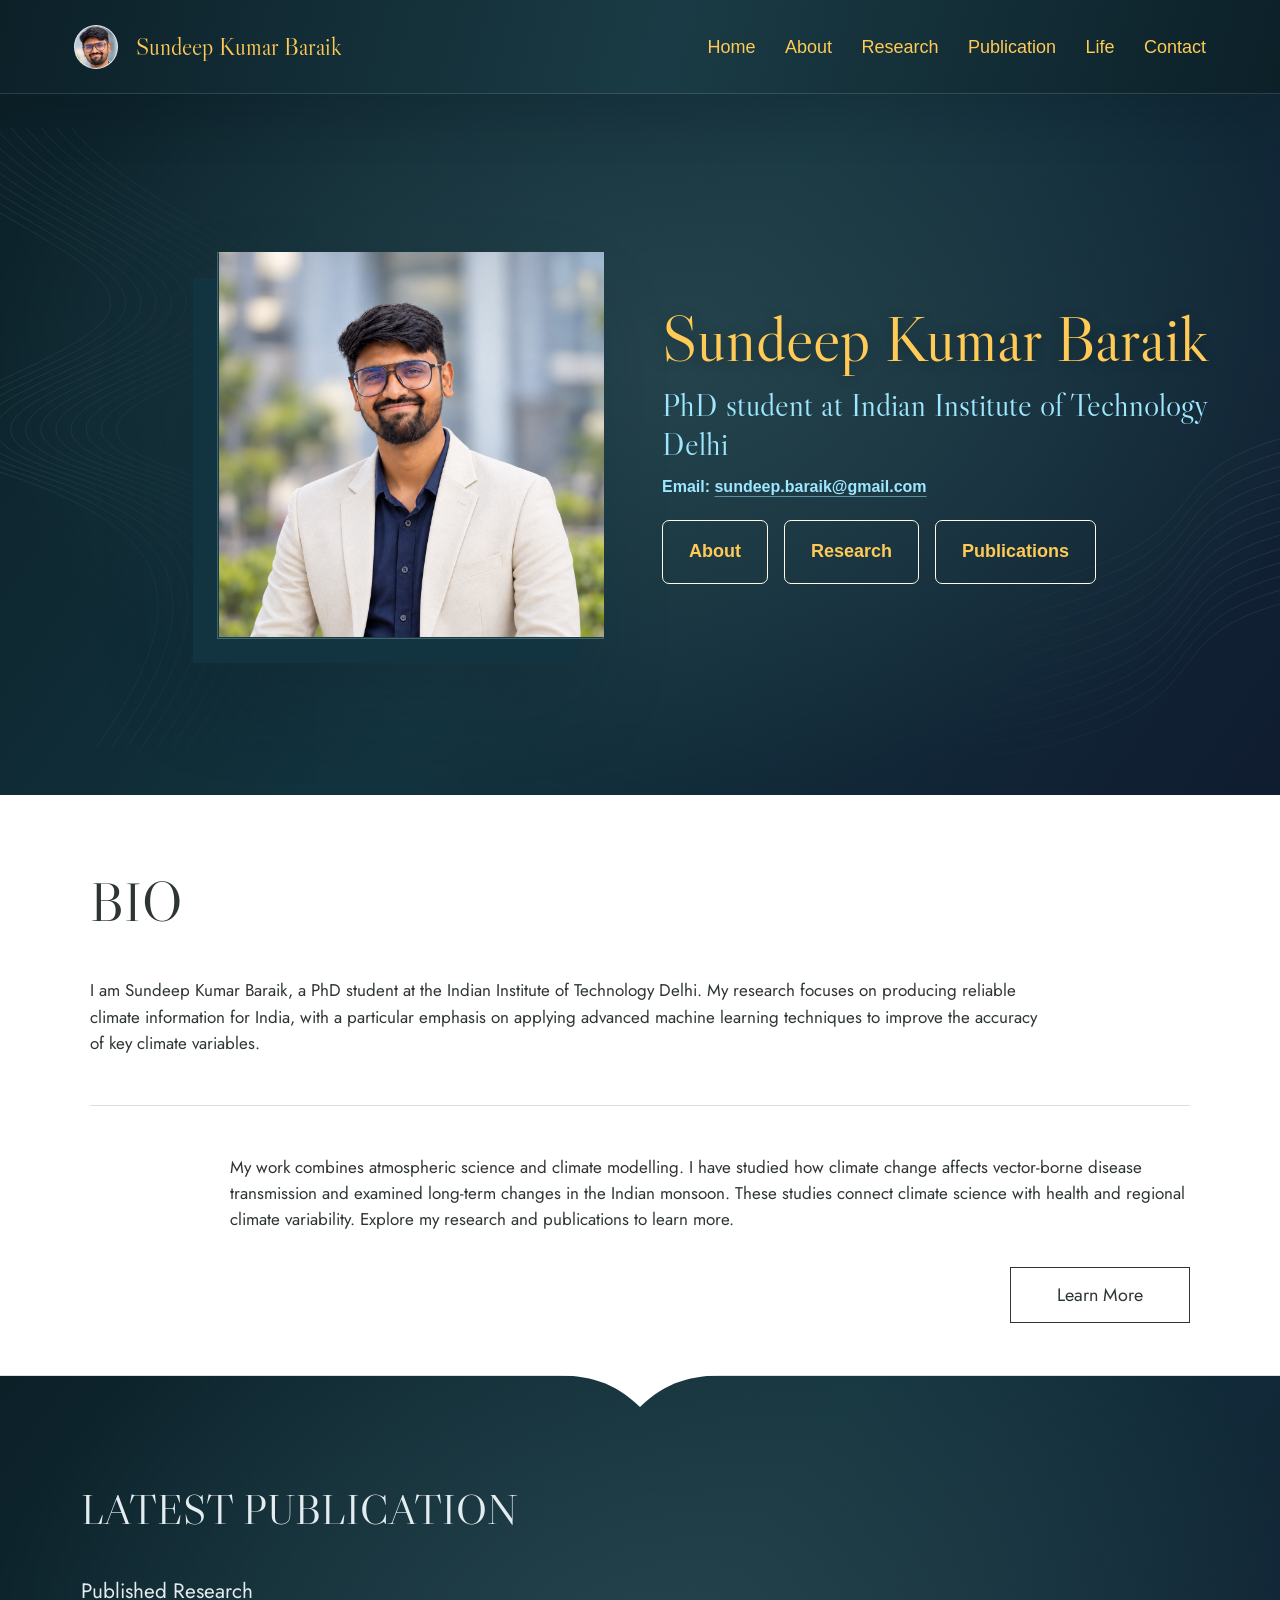
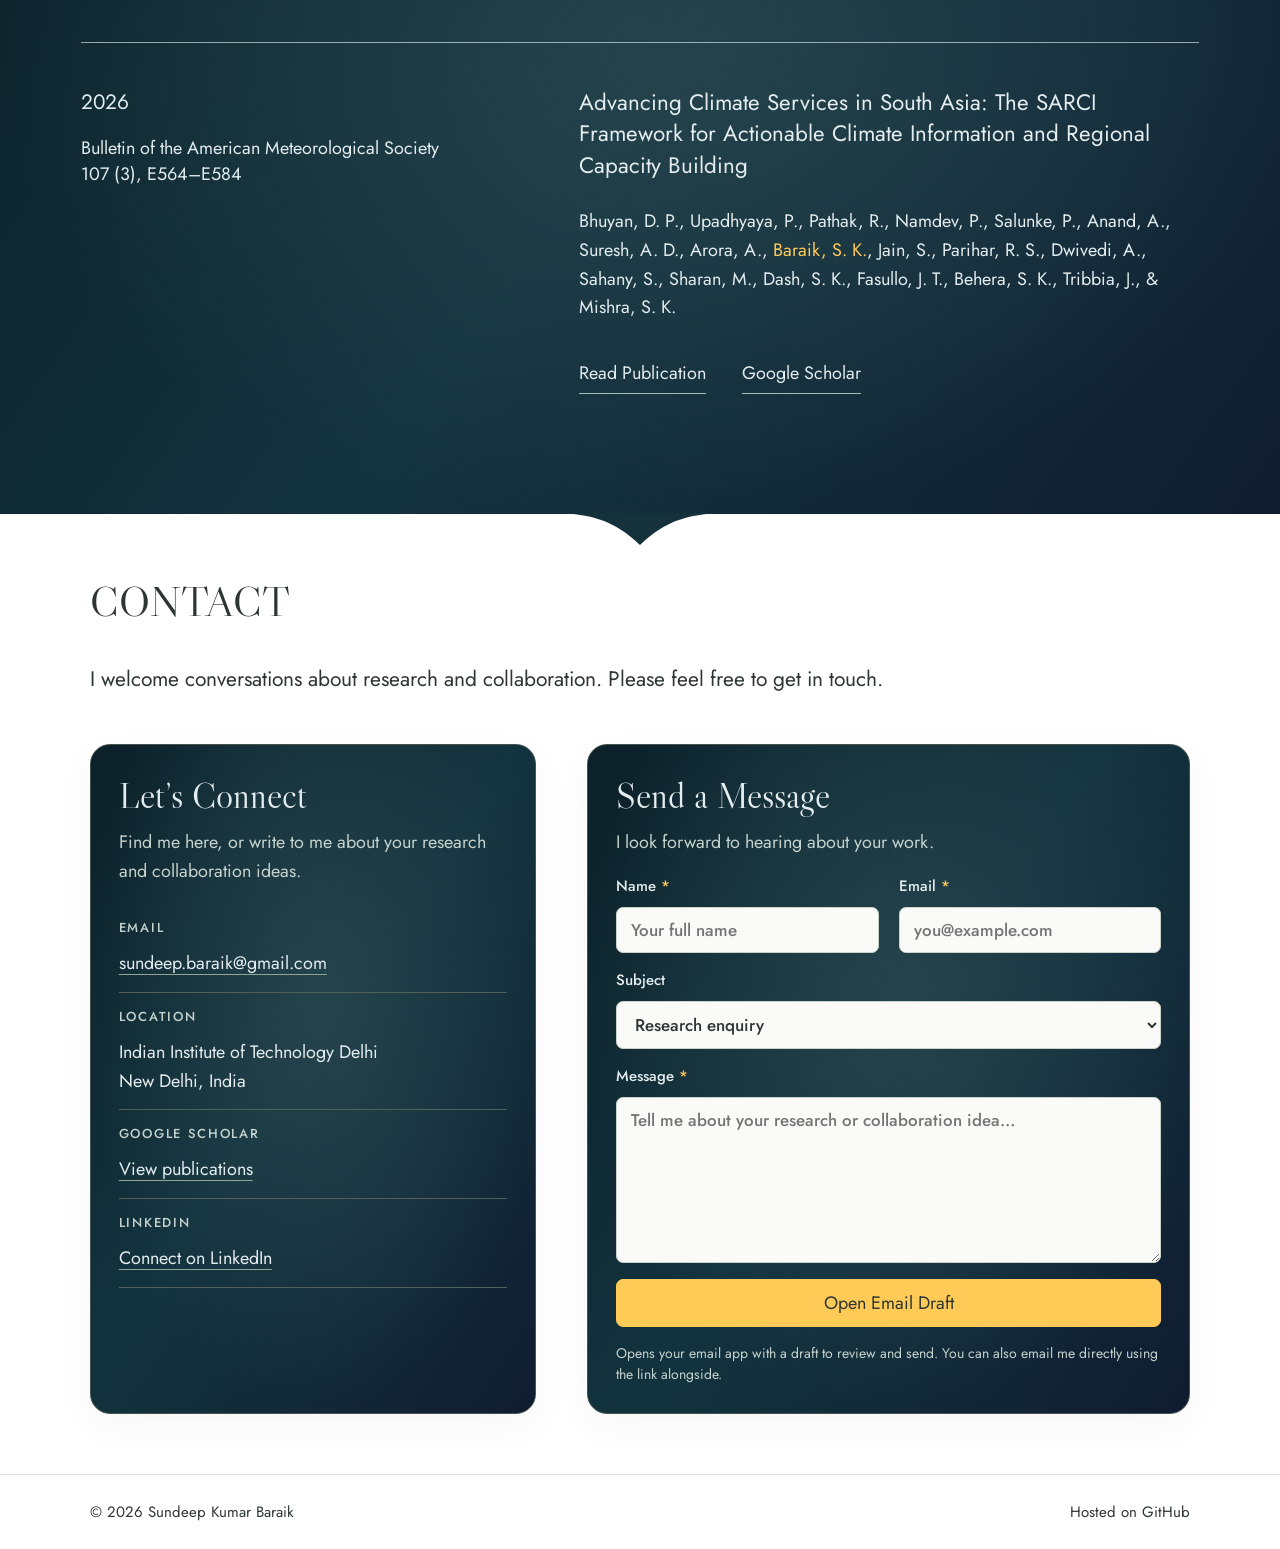
<file: index.html>
<!DOCTYPE html>
<html lang="en">
  <head>
    <meta charset="UTF-8" />
    <meta name="viewport" content="width=device-width, initial-scale=1.0" />
    <title>Sundeep Kumar Baraik | PhD Student</title>
    <link rel="stylesheet" href="styles.css" />
  </head>
  <body class="home-page">
    <header class="site-header">
      <a class="brand" href="index.html#home" aria-label="Sundeep Kumar Baraik home">
        <span class="brand-avatar" aria-hidden="true">
          <img src="assets/sundeep-portrait-extended.png" alt="" />
        </span>
        <span class="brand-copy">
          <strong>Sundeep Kumar Baraik</strong>
        </span>
      </a>

      <nav class="site-nav" aria-label="Primary navigation">
        <a href="index.html#home">Home</a>
        <a href="about.html">About</a>
        <a href="research.html">Research</a>
        <a href="publication.html">Publication</a>
        <a href="life.html">Life</a>
        <a href="index.html#contact">Contact</a>
      </nav>
    </header>

    <main>
      <section class="hero" id="home" aria-label="Profile introduction">
        <div class="portrait-panel">
          <div class="portrait-frame">
            <div class="portrait-crop">
            <img class="portrait-photo" src="assets/sundeep-portrait-extended.png" alt="Sundeep Kumar Baraik" fetchpriority="high" decoding="async" />
            </div>
          </div>
        </div>

        <div class="hero-copy">
          <h1>Sundeep Kumar Baraik</h1>
          <p class="role">PhD student at Indian Institute of Technology Delhi</p>

          <address>
            <span>Email: <a href="mailto:sundeep.baraik@gmail.com">sundeep.baraik@gmail.com</a></span>
          </address>
          <div class="hero-actions" aria-label="Explore my academic work">
            <a href="about.html">About</a>
            <a href="research.html">Research</a>
            <a href="publication.html">Publications</a>
          </div>
        </div>
      </section>

      <section class="about-section" id="cv" aria-labelledby="about-title">
        <div class="about-inner">
          <h2 id="about-title">Bio</h2>
          <p class="about-intro">
            I am Sundeep Kumar Baraik, a PhD student at the Indian Institute of
            Technology Delhi. My research focuses on producing reliable climate
            information for India, with a particular emphasis on applying advanced
            machine learning techniques to improve the accuracy of key climate variables.
          </p>
          <div class="about-details">
            <p>
              My work combines atmospheric science and climate modelling. I have
              studied how climate change affects vector-borne disease transmission
              and examined long-term changes in the Indian monsoon. These studies
              connect climate science with health and regional climate variability.
              Explore my research and publications to learn more.
            </p>
            <a class="outline-button" href="research.html">Learn More</a>
          </div>
        </div>
      </section>

      <section class="latest-publication" id="research" aria-labelledby="latest-title">
        <svg class="publication-dip" viewBox="0 0 180 32" aria-hidden="true" focusable="false">
          <path d="M0 0H180C140 0 116 7 90 32C64 7 40 0 0 0Z" fill="#ffffff" />
        </svg>
        <div class="latest-inner">
          <h2 id="latest-title">Latest Publication</h2>
          <p class="latest-label">Published Research</p>
          <div class="latest-content">
            <p class="latest-year">2026 <span>Bulletin of the American Meteorological Society<br />107 (3), E564–E584</span></p>
            <article>
              <h3>Advancing Climate Services in South Asia: The SARCI Framework for Actionable Climate Information and Regional Capacity Building</h3>
              <p class="publication-authors">Bhuyan, D. P., Upadhyaya, P., Pathak, R., Namdev, P., Salunke, P., Anand, A., Suresh, A. D., Arora, A., <span class="author-highlight">Baraik, S. K.</span>, Jain, S., Parihar, R. S., Dwivedi, A., Sahany, S., Sharan, M., Dash, S. K., Fasullo, J. T., Behera, S. K., Tribbia, J., &amp; Mishra, S. K.</p>
              <div class="latest-actions">
                <a href="https://doi.org/10.1175/BAMS-D-25-0172.1" target="_blank" rel="noopener noreferrer">Read Publication</a>
                <a href="https://scholar.google.com/citations?user=TT_LjRwAAAAJ&amp;hl=en&amp;sortby=pubdate" target="_blank" rel="noopener noreferrer">Google Scholar</a>
              </div>
            </article>
          </div>
        </div>
      </section>

      <section class="home-contact" id="contact" aria-labelledby="contact-title">
        <svg class="contact-dip" viewBox="0 0 180 32" aria-hidden="true" focusable="false">
          <path d="M0 0H180C140 0 116 7 90 32C64 7 40 0 0 0Z" fill="#2d3634" />
        </svg>
        <div class="contact-inner">
          <h2 id="contact-title">Contact</h2>
          <p class="contact-welcome">I welcome conversations about research and collaboration. Please feel free to get in touch.</p>
          <div class="contact-layout">
          <div class="connect-panel">
          <h3>Let’s Connect</h3>
          <p class="panel-intro">Find me here, or write to me about your research and collaboration ideas.</p>
          <dl class="contact-links-grid">
            <div>
              <dt>Email</dt>
              <dd><a href="mailto:sundeep.baraik@gmail.com">sundeep.baraik@gmail.com</a></dd>
            </div>
            <div>
              <dt>Location</dt>
              <dd>Indian Institute of Technology Delhi<br />New Delhi, India</dd>
            </div>
            <div>
              <dt>Google Scholar</dt>
              <dd><a href="https://scholar.google.com/citations?user=TT_LjRwAAAAJ&amp;hl=en" target="_blank" rel="noopener noreferrer">View publications</a></dd>
            </div>
            <div>
              <dt>LinkedIn</dt>
              <dd><a href="https://www.linkedin.com/in/sundeep-kumar-baraik-2a3049211/" target="_blank" rel="noopener noreferrer">Connect on LinkedIn</a></dd>
            </div>
          </dl>
          </div>
          <div class="message-panel">
            <h3>Send a Message</h3>
            <p class="panel-intro">I look forward to hearing about your work.</p>
            <form class="message-compose" id="message-compose">
              <div class="message-fields">
                <label for="sender-name">Name <span aria-hidden="true">*</span>
                  <input id="sender-name" name="name" autocomplete="name" placeholder="Your full name" required maxlength="120" />
                </label>
                <label for="sender-email">Email <span aria-hidden="true">*</span>
                  <input id="sender-email" name="email" type="email" autocomplete="email" placeholder="you@example.com" required maxlength="254" />
                </label>
              </div>
              <label for="message-topic">Subject
                <select id="message-topic" name="topic">
                  <option value="Research enquiry">Research enquiry</option>
                  <option value="Collaboration">Collaboration</option>
                  <option value="Other enquiry">Other enquiry</option>
                </select>
              </label>
              <label for="sender-message">Message <span aria-hidden="true">*</span>
                <textarea id="sender-message" name="message" rows="6" placeholder="Tell me about your research or collaboration idea…" required maxlength="5000"></textarea>
              </label>
              <button type="submit">Open Email Draft</button>
              <p class="compose-note">Opens your email app with a draft to review and send. You can also email me directly using the link alongside.</p>
              <p class="compose-status" id="compose-status" role="status"></p>
            </form>
          </div>
          </div>
        </div>
      </section>

    </main>
    <footer class="home-footer">
      <span>&copy; 2026 Sundeep Kumar Baraik</span>
      <span>Hosted on GitHub</span>
    </footer>
    <script src="contact.js" defer></script>
  </body>
</html>
</file>
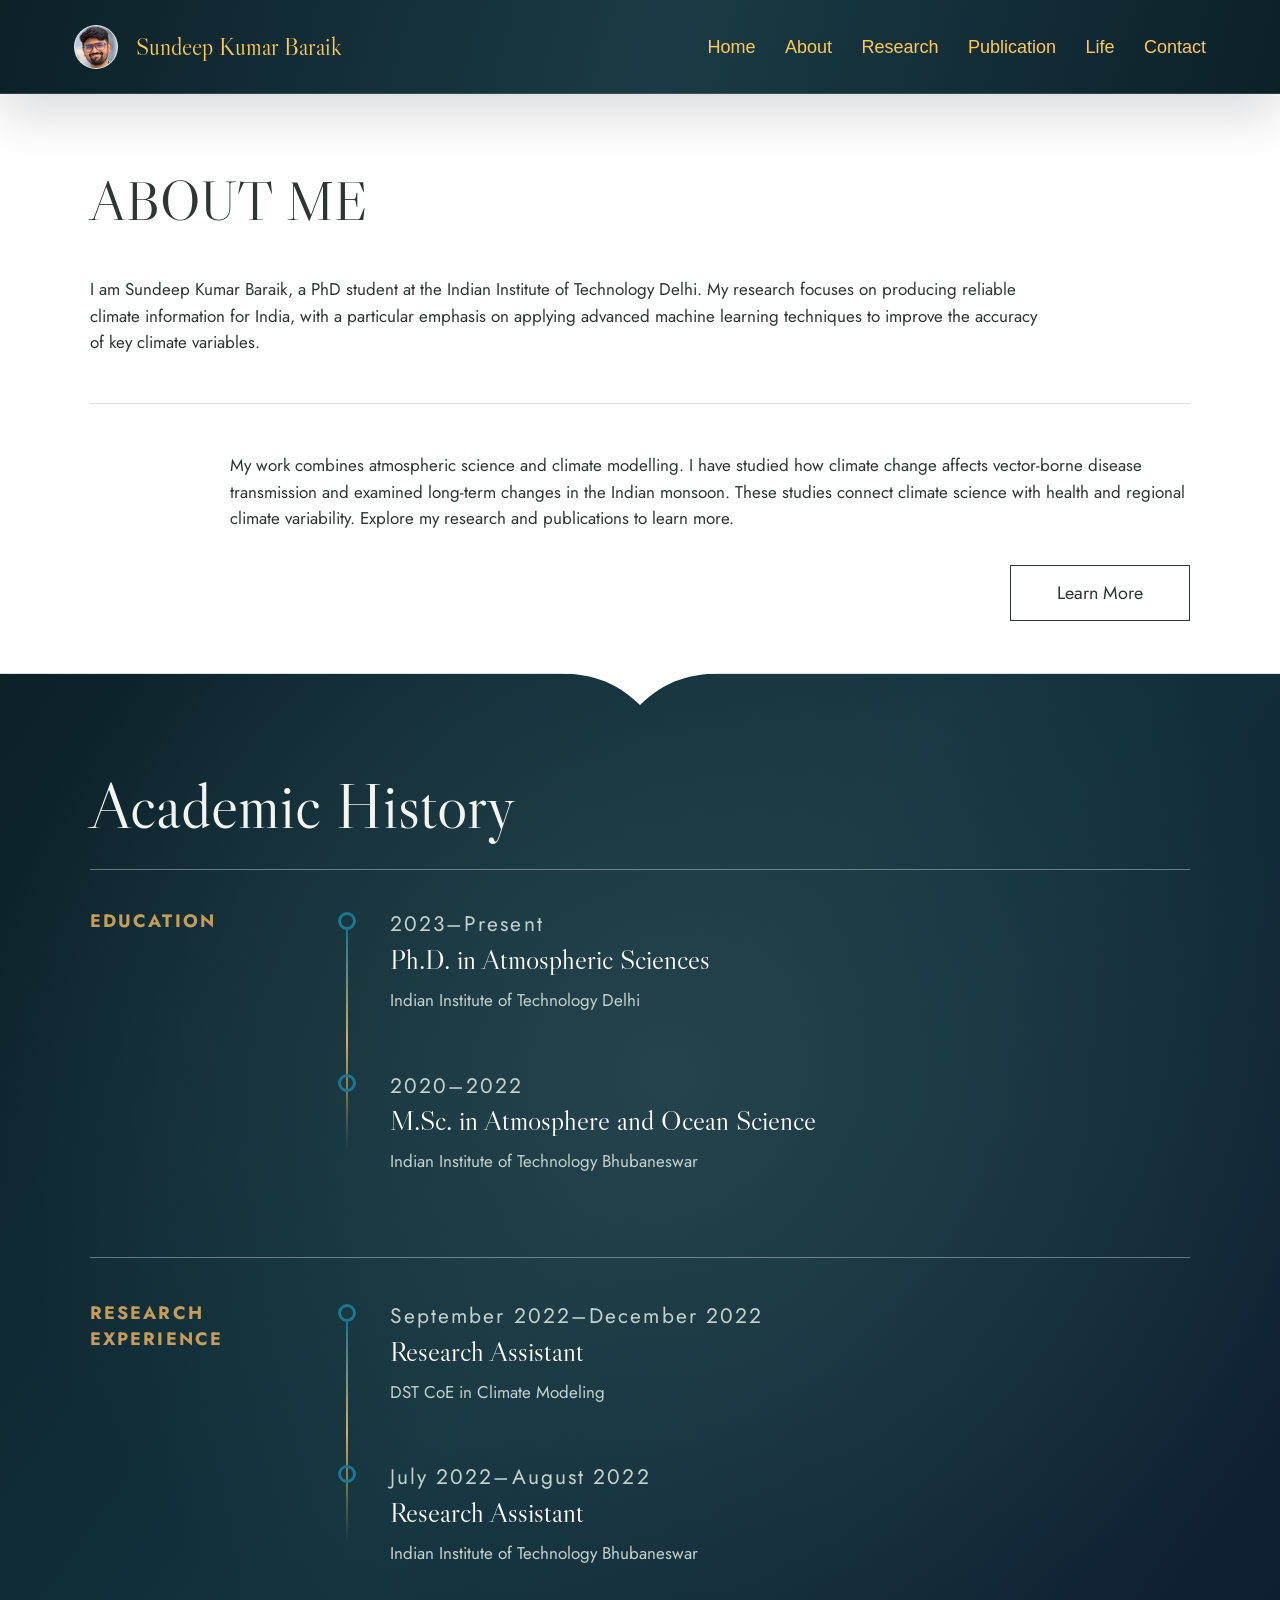
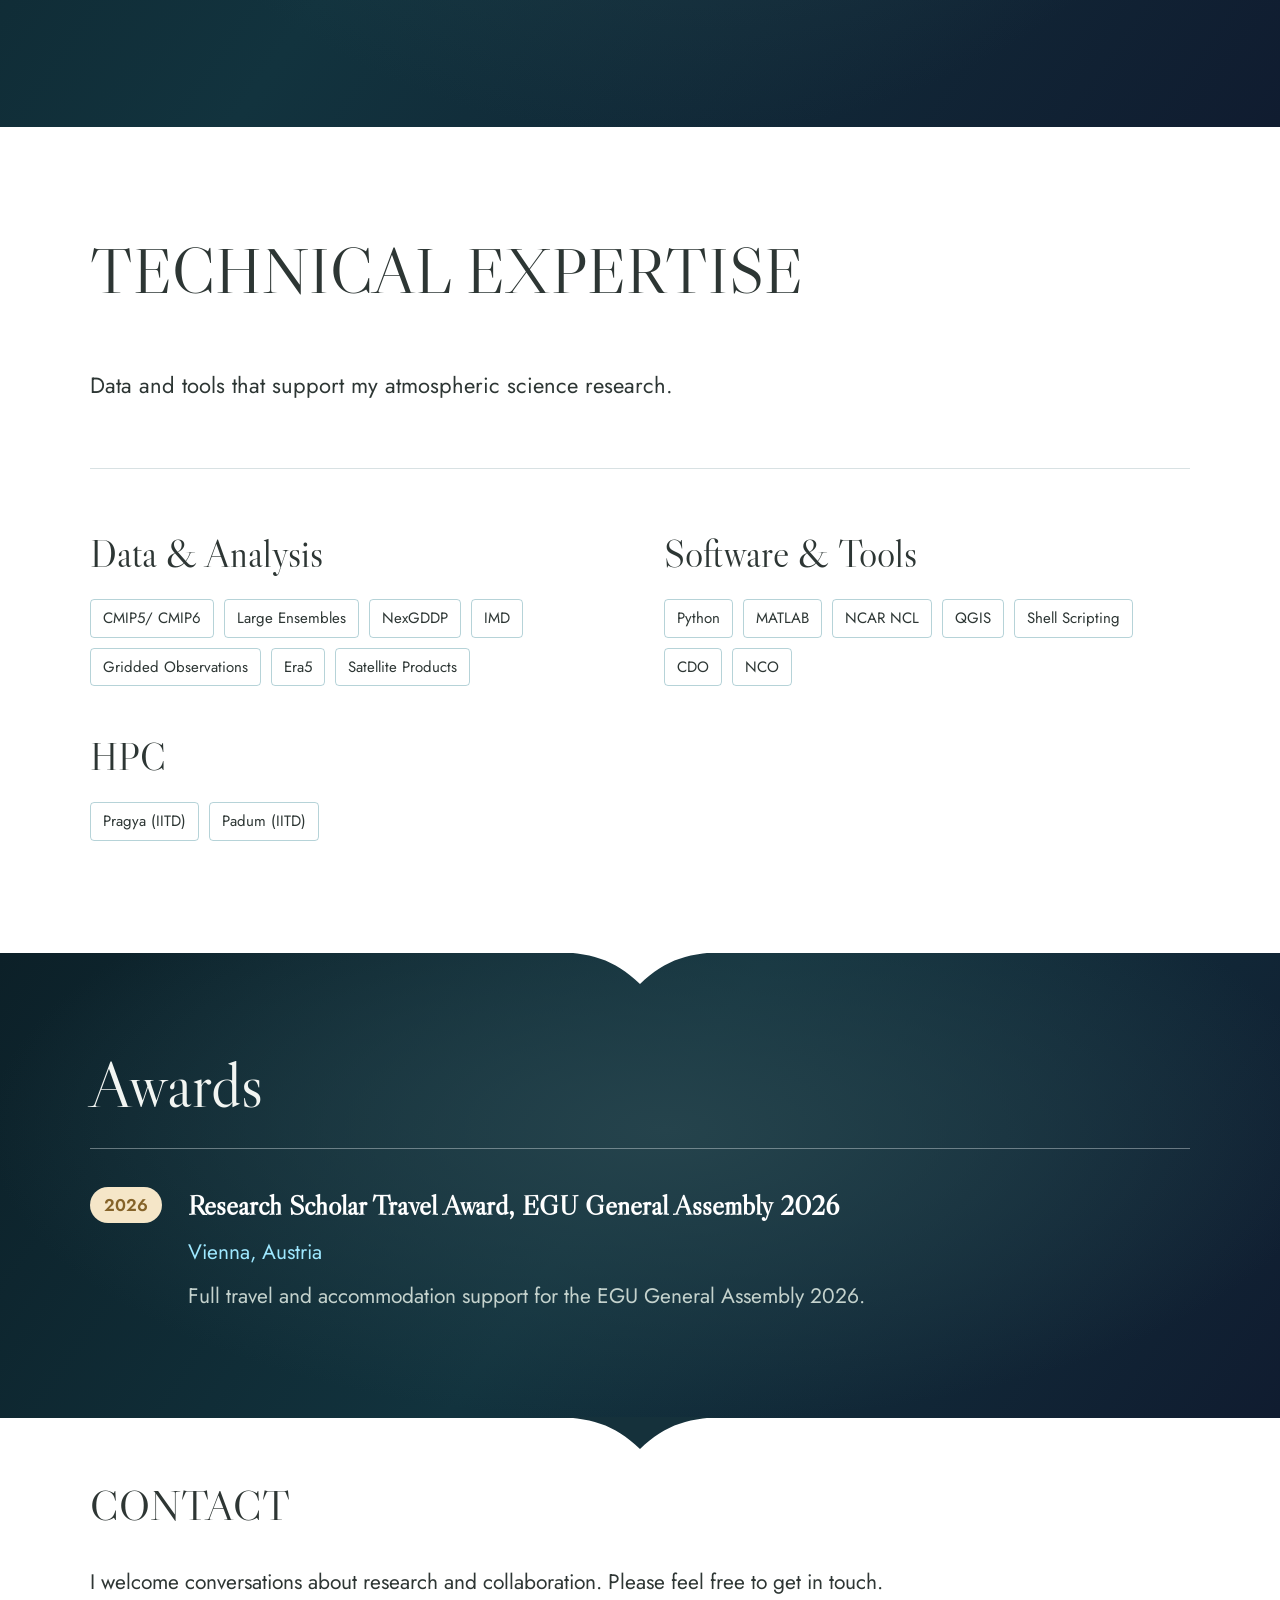
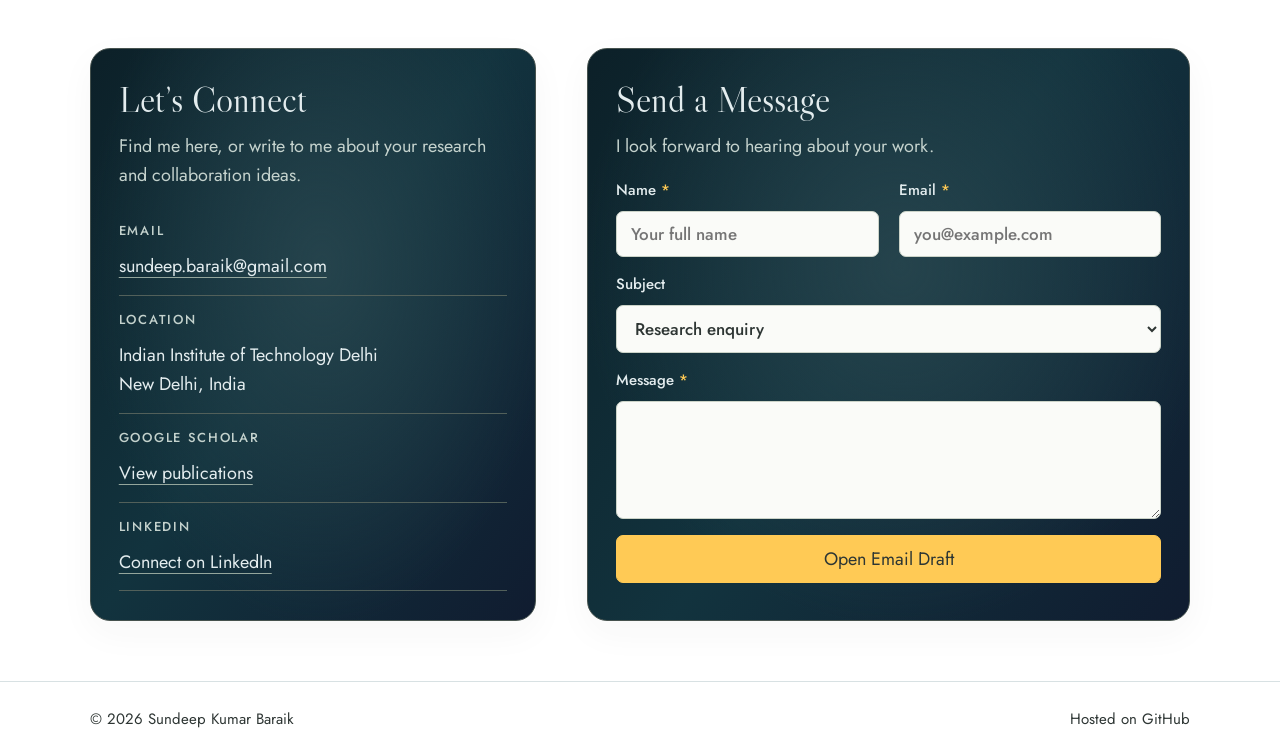
<file: about.html>
<!DOCTYPE html>
<html lang="en">
  <head>
    <meta charset="UTF-8">
    <meta name="viewport" content="width=device-width,initial-scale=1">
    <title>About | Sundeep Kumar Baraik</title>
    <link rel="stylesheet" href="styles.css">
  </head>
  <body class="about-page">
    <header class="site-header">
      <a class="brand" href="index.html#home">
        <span class="brand-avatar">
          <img src="assets/sundeep-portrait-extended.png" alt="">
        </span>
        <span class="brand-copy">
          <strong>Sundeep Kumar Baraik</strong>
        </span>
      </a>
      <nav class="site-nav">
        <a href="index.html#home">Home</a>
        <a href="about.html" aria-current="page">About</a>
        <a href="research.html">Research</a>
        <a href="publication.html">Publication</a>
        <a href="life.html">Life</a>
        <a href="index.html#contact">Contact</a>
      </nav>
    </header>
    <main class="about-page-main">
      <section class="about-section" aria-labelledby="about-title">
        <div class="about-inner">
          <h1 id="about-title">About Me</h1>
          <p class="about-intro">I am Sundeep Kumar Baraik, a PhD student at the Indian Institute of Technology Delhi. My research focuses on producing reliable climate information for India, with a particular emphasis on applying advanced machine learning techniques to improve the accuracy of key climate variables.</p>
          <div class="about-details">
            <p>My work combines atmospheric science and climate modelling. I have studied how climate change affects vector-borne disease transmission and examined long-term changes in the Indian monsoon. These studies connect climate science with health and regional climate variability. Explore my research and publications to learn more.</p>
            <a class="outline-button" href="research.html">Learn More</a>
          </div>
        </div>
      </section>
      <section class="about-experience about-timeline">
        <svg class="publication-dip" viewBox="0 0 180 32" aria-hidden="true" focusable="false">
          <path d="M0 0H180C140 0 116 7 90 32C64 7 40 0 0 0Z" fill="#ffffff"/>
        </svg>
        <div class="about-experience-inner">
          <h2>Academic History</h2>
          <div class="timeline-rule">
          </div>
          <div class="timeline-entry">
            <div class="timeline-label">Education</div>
            <div class="timeline-marker">
            </div>
            <div class="timeline-content">
              <p class="timeline-date">2023–Present</p>
              <h3>Ph.D. in Atmospheric Sciences</h3>
              <p class="timeline-place">Indian Institute of Technology Delhi</p>
            </div>
          </div>
          <div class="timeline-entry education-last">
            <div class="timeline-label">
            </div>
            <div class="timeline-marker">
            </div>
            <div class="timeline-content">
              <p class="timeline-date">2020–2022</p>
              <h3>M.Sc. in Atmosphere and Ocean Science</h3>
              <p class="timeline-place">Indian Institute of Technology Bhubaneswar</p>
            </div>
          </div>
          <div class="timeline-entry research-start">
            <div class="timeline-label">Research Experience</div>
            <div class="timeline-marker">
            </div>
            <div class="timeline-content">
              <p class="timeline-date">September 2022–December 2022</p>
              <h3>Research Assistant</h3>
              <p class="timeline-place">DST CoE in Climate Modeling</p>
            </div>
          </div>
          <div class="timeline-entry education-last">
            <div class="timeline-label">
            </div>
            <div class="timeline-marker">
            </div>
            <div class="timeline-content">
              <p class="timeline-date">July 2022–August 2022</p>
              <h3>Research Assistant</h3>
              <p class="timeline-place">Indian Institute of Technology Bhubaneswar</p>
            </div>
          </div>
        </div>
      </section>
      <section class="about-editorial technical-expertise" aria-labelledby="technical-expertise-title">
        <div class="about-editorial-inner">
          <h2 id="technical-expertise-title">Technical Expertise</h2>
          <p class="about-editorial-intro">Data and tools that support my atmospheric science research.</p>
          <div class="about-editorial-rule">
          </div>
          <div class="expertise-columns">
            <div>
              <h3>Data &amp; Analysis</h3>
              <ul class="expertise-tags">
                <li>CMIP5/ CMIP6</li>
                <li>Large Ensembles</li>
                <li>NexGDDP</li>
                <li>IMD</li>
                <li>Gridded Observations</li>
                <li>Era5</li>
                <li>Satellite Products</li>
              </ul>
            </div>
            <div>
              <h3>Software &amp; Tools</h3>
              <ul class="expertise-tags">
                <li>Python</li>
                <li>MATLAB</li>
                <li>NCAR NCL</li>
                <li>QGIS</li>
                <li>Shell Scripting</li>
                <li>CDO</li>
                <li>NCO</li>
              </ul>
            </div>
            <div>
              <h3>HPC</h3>
              <ul class="expertise-tags">
                <li>
                  Pragya (IITD)
                </li>
                <li>
                  Padum (IITD)
                </li>
              </ul>
            </div>
          </div>
        </div>
      </section>
      <section class="about-experience about-timeline awards-section" aria-labelledby="awards-title">
        <svg class="publication-dip" viewBox="0 0 180 32" aria-hidden="true" focusable="false">
          <path d="M0 0H180C140 0 116 7 90 32C64 7 40 0 0 0Z" fill="#ffffff"/>
        </svg>
        <div class="about-experience-inner">
          <h2 id="awards-title">Awards</h2>
          <div class="timeline-rule">
          </div>
          <article class="award-entry">
            <span class="award-year">2026</span>
            <div class="award-content">
              <h3>
                <a href="">Research Scholar Travel Award</a>, EGU General Assembly 2026</h3>
              <p class="award-location">Vienna, Austria</p>
              <p>Full travel and accommodation support for the EGU General Assembly 2026.</p>
            </div>
          </article>
        </div>
      </section>
      <section class="home-contact" id="contact" aria-labelledby="contact-title">
        <svg class="contact-dip" viewBox="0 0 180 32" aria-hidden="true">
          <path d="M0 0H180C140 0 116 7 90 32C64 7 40 0 0 0Z" fill="#ffffff"/>
        </svg>
        <div class="contact-inner">
          <h2 id="contact-title">Contact</h2>
          <p class="contact-welcome">I welcome conversations about research and collaboration. Please feel free to get in touch.</p>
          <div class="contact-layout">
            <div class="connect-panel">
              <h3>Let’s Connect</h3>
              <p class="panel-intro">Find me here, or write to me about your research and collaboration ideas.</p>
              <dl class="contact-links-grid">
                <div>
                  <dt>Email</dt>
                  <dd>
                    <a href="mailto:sundeep.baraik@gmail.com">sundeep.baraik@gmail.com</a>
                  </dd>
                </div>
                <div>
                  <dt>Location</dt>
                  <dd>Indian Institute of Technology Delhi<br>New Delhi, India</dd>
                </div>
                <div>
                  <dt>Google Scholar</dt>
                  <dd>
                    <a href="https://scholar.google.com/citations?user=TT_LjRwAAAAJ&amp;hl=en" target="_blank">View publications</a>
                  </dd>
                </div>
                <div>
                  <dt>LinkedIn</dt>
                  <dd>
                    <a href="https://www.linkedin.com/in/sundeep-kumar-baraik-2a3049211/" target="_blank">Connect on LinkedIn</a>
                  </dd>
                </div>
              </dl>
            </div>
            <div class="message-panel">
              <h3>Send a Message</h3>
              <p class="panel-intro">I look forward to hearing about your work.</p>
              <form class="message-compose" id="message-compose">
                <div class="message-fields">
                  <label>Name <span>*</span>
                    <input name="name" placeholder="Your full name" required>
                  </label>
                  <label>Email <span>*</span>
                    <input name="email" type="email" placeholder="you@example.com" required>
                  </label>
                </div>
                <label>Subject<select name="topic">
                    <option>Research enquiry</option>
                    <option>Collaboration</option>
                  </select>
                </label>
                <label>Message <span>*</span>
                  <textarea name="message" rows="4" required>
                  </textarea>
                </label>
                <button type="submit">Open Email Draft</button>
              </form>
            </div>
          </div>
        </div>
      </section>
    </main>
    <footer class="home-footer">
      <span>© 2026 Sundeep Kumar Baraik</span>
      <span>Hosted on GitHub</span>
    </footer>
    <script src="contact.js" defer>
    </script>
  </body>
</html>
</file>
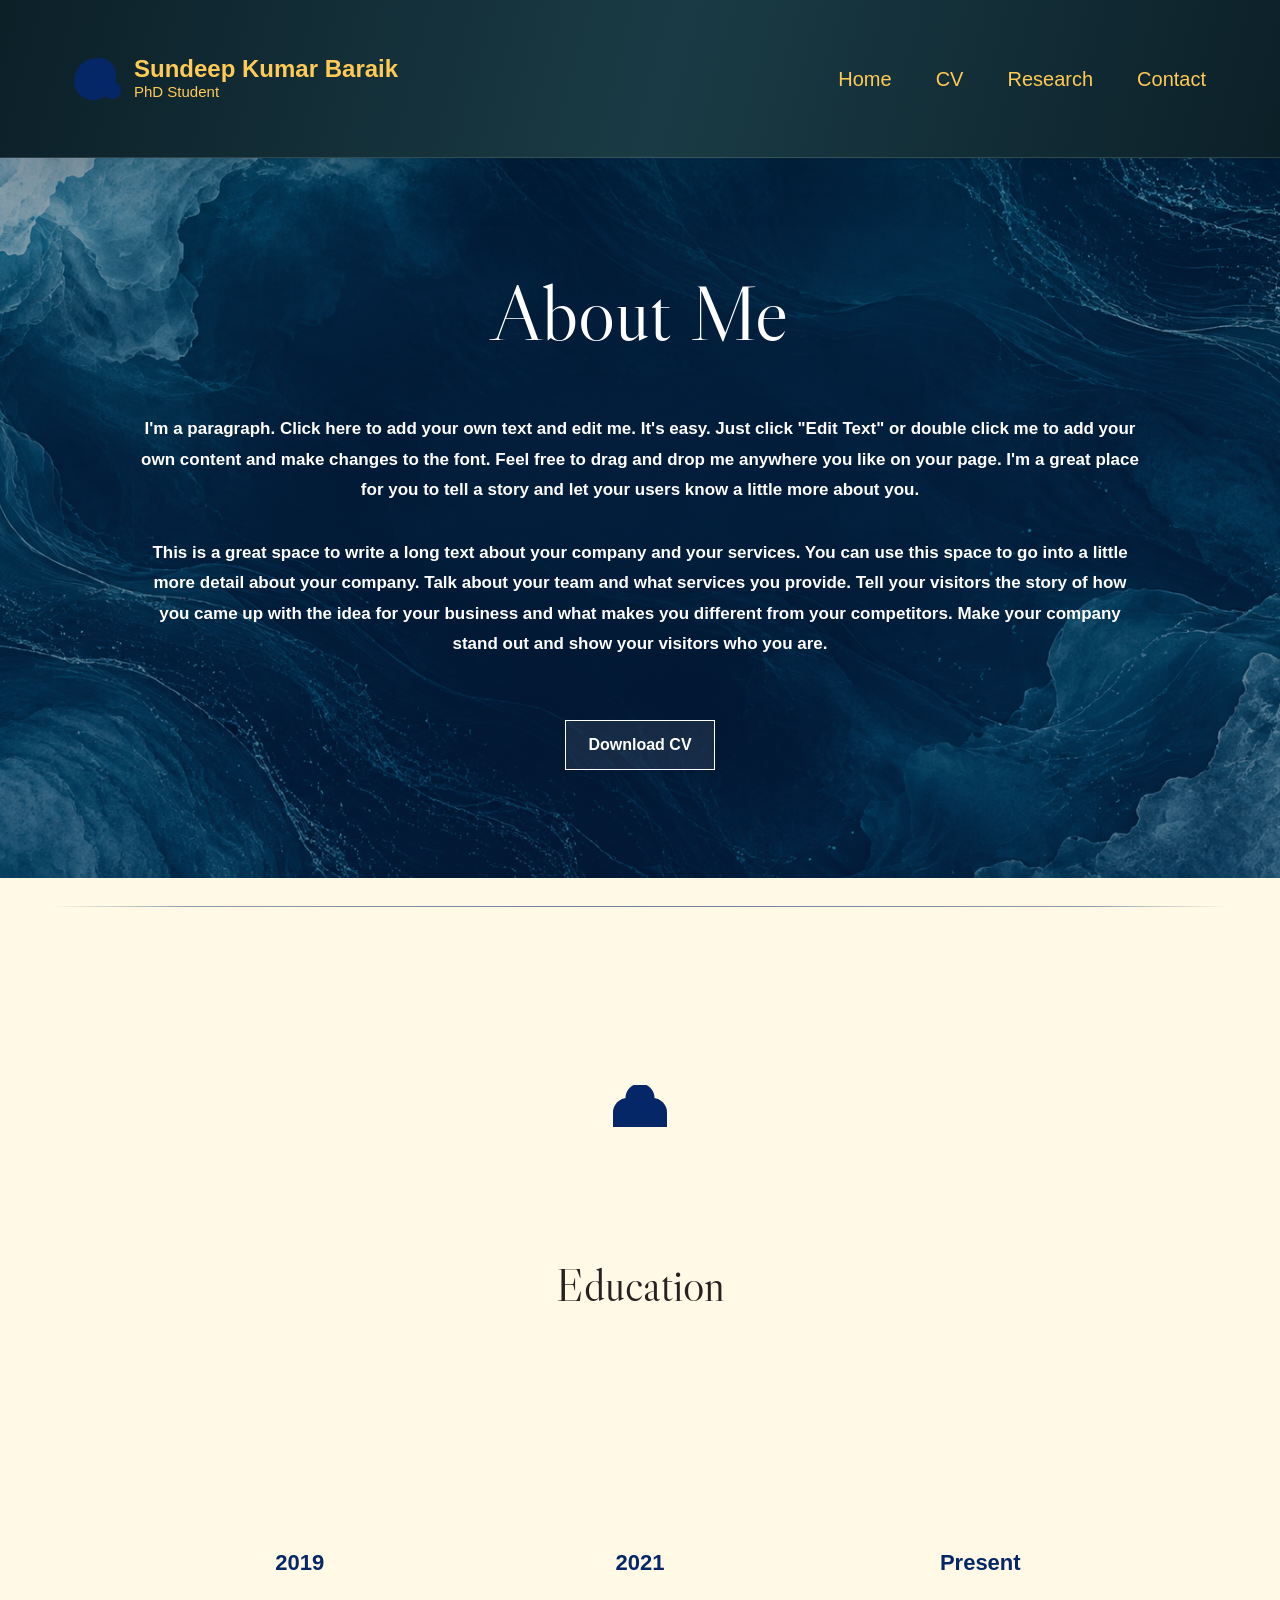
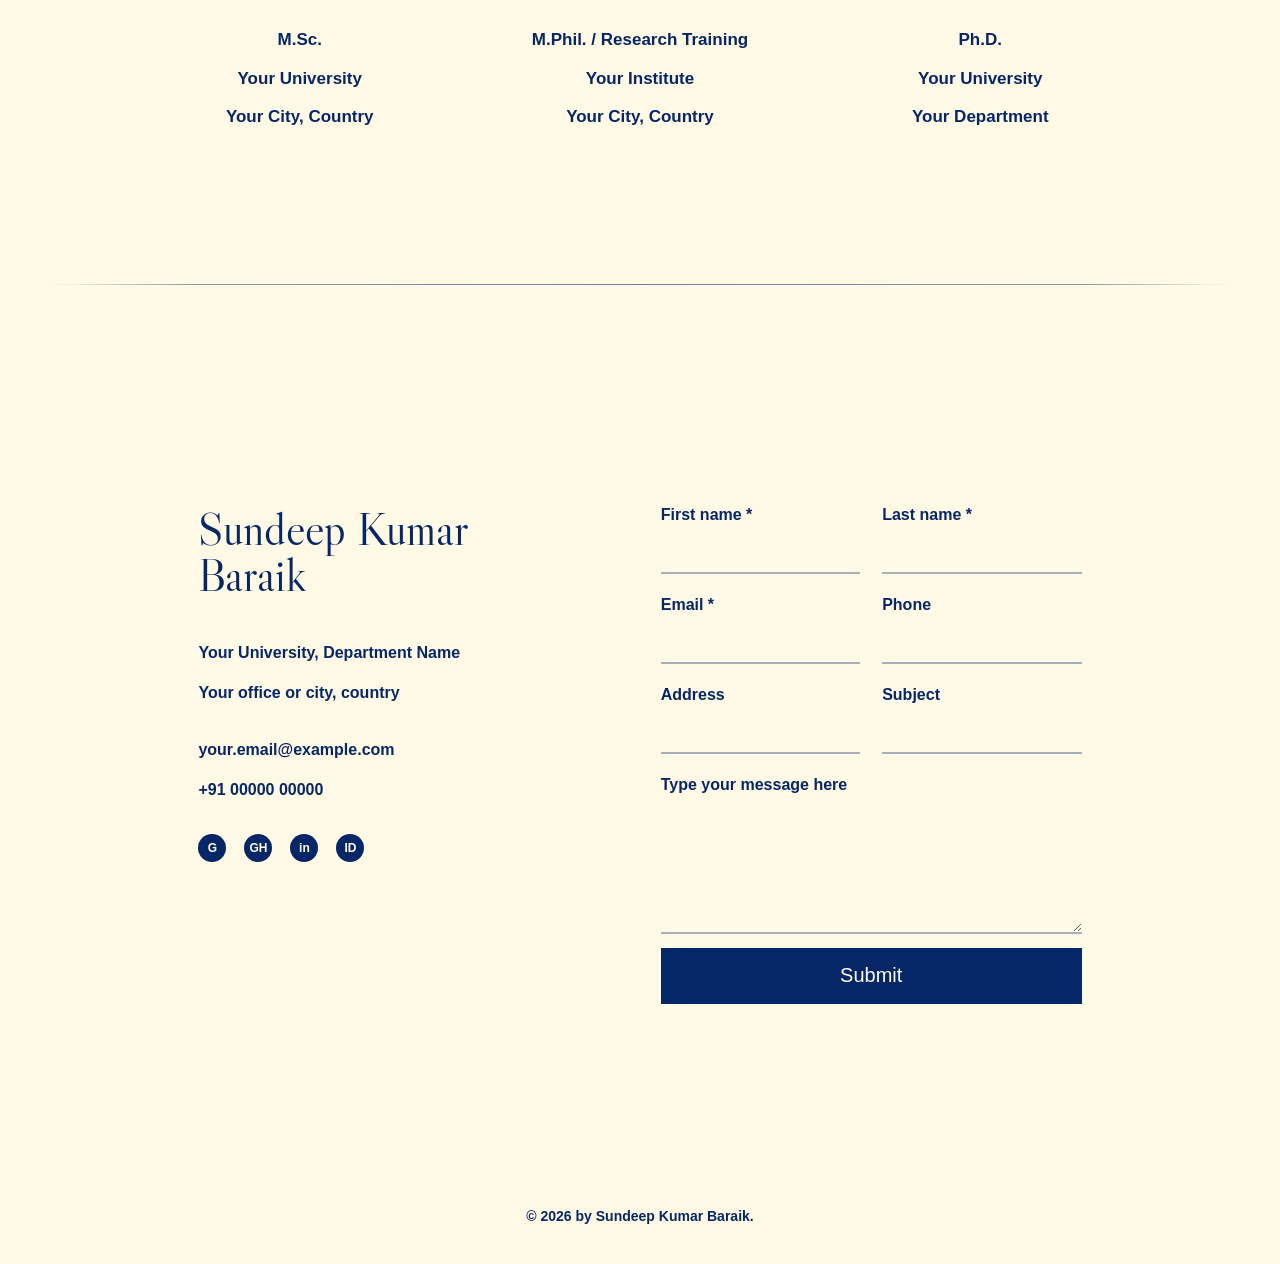
<file: cv.html>
<!DOCTYPE html>
<html lang="en">
  <head>
    <meta charset="UTF-8" />
    <meta name="viewport" content="width=device-width, initial-scale=1.0" />
    <title>CV | Sundeep Kumar Baraik</title>
    <link rel="stylesheet" href="styles.css" />
  </head>
  <body>
    <header class="site-header">
      <a class="brand" href="index.html#home" aria-label="Sundeep Kumar Baraik home">
        <span class="brand-mark" aria-hidden="true"></span>
        <span class="brand-copy">
          <strong>Sundeep Kumar Baraik</strong>
          <span>PhD Student</span>
        </span>
      </a>

      <nav class="site-nav" aria-label="Primary navigation">
        <a href="index.html#home">Home</a>
        <a href="cv.html" aria-current="page">CV</a>
        <a href="research.html">Research</a>
        <a href="#contact">Contact</a>
      </nav>
    </header>

    <main class="cv-page">
      <section class="cv-about" aria-label="About me">
        <div class="cv-copy">
          <h1>About Me</h1>
          <p>
            I'm a paragraph. Click here to add your own text and edit me. It's
            easy. Just click "Edit Text" or double click me to add your own
            content and make changes to the font. Feel free to drag and drop me
            anywhere you like on your page. I'm a great place for you to tell a
            story and let your users know a little more about you.
          </p>
          <p>
            This is a great space to write a long text about your company and
            your services. You can use this space to go into a little more
            detail about your company. Talk about your team and what services
            you provide. Tell your visitors the story of how you came up with
            the idea for your business and what makes you different from your
            competitors. Make your company stand out and show your visitors who
            you are.
          </p>
          <a class="outline-button" href="#" download>Download CV</a>
        </div>
      </section>

      <div class="section-divider section-divider-compact" aria-hidden="true">
        <span></span>
      </div>

      <section class="cv-heading" aria-label="Education heading">
        <span class="cv-symbol" aria-hidden="true"></span>
        <h2>Education</h2>
      </section>

      <section class="education-section" aria-label="Education timeline">
        <article class="education-item">
          <h3>2019</h3>
          <p>M.Sc.</p>
          <p>Your University</p>
          <p>Your City, Country</p>
        </article>
        <article class="education-item">
          <h3>2021</h3>
          <p>M.Phil. / Research Training</p>
          <p>Your Institute</p>
          <p>Your City, Country</p>
        </article>
        <article class="education-item">
          <h3>Present</h3>
          <p>Ph.D.</p>
          <p>Your University</p>
          <p>Your Department</p>
        </article>
      </section>

      <div class="section-divider section-divider-compact" aria-hidden="true">
        <span></span>
      </div>

      <section class="contact-section cv-contact" id="contact" aria-label="Contact">
        <div class="contact-card">
          <div class="contact-info">
            <h2>Sundeep Kumar Baraik</h2>
            <p>Your University, Department Name</p>
            <p>Your office or city, country</p>
            <p>your.email@example.com</p>
            <p>+91 00000 00000</p>
            <div class="social-links" aria-label="Social links">
              <a href="#" aria-label="Google Scholar">G</a>
              <a href="#" aria-label="GitHub">GH</a>
              <a href="#" aria-label="LinkedIn">in</a>
              <a href="#" aria-label="ORCID">ID</a>
            </div>
          </div>

          <form class="contact-form" aria-label="Contact form">
            <label>
              First name *
              <input type="text" name="first-name" />
            </label>
            <label>
              Last name *
              <input type="text" name="last-name" />
            </label>
            <label>
              Email *
              <input type="email" name="email" />
            </label>
            <label>
              Phone
              <input type="tel" name="phone" />
            </label>
            <label>
              Address
              <input type="text" name="address" />
            </label>
            <label>
              Subject
              <input type="text" name="subject" />
            </label>
            <label class="message-field">
              Type your message here
              <textarea name="message"></textarea>
            </label>
            <button type="submit">Submit</button>
          </form>
        </div>
      </section>
    </main>

    <footer class="site-footer">
      <span>&copy; 2026 by Sundeep Kumar Baraik.</span>
    </footer>
  </body>
</html>
</file>
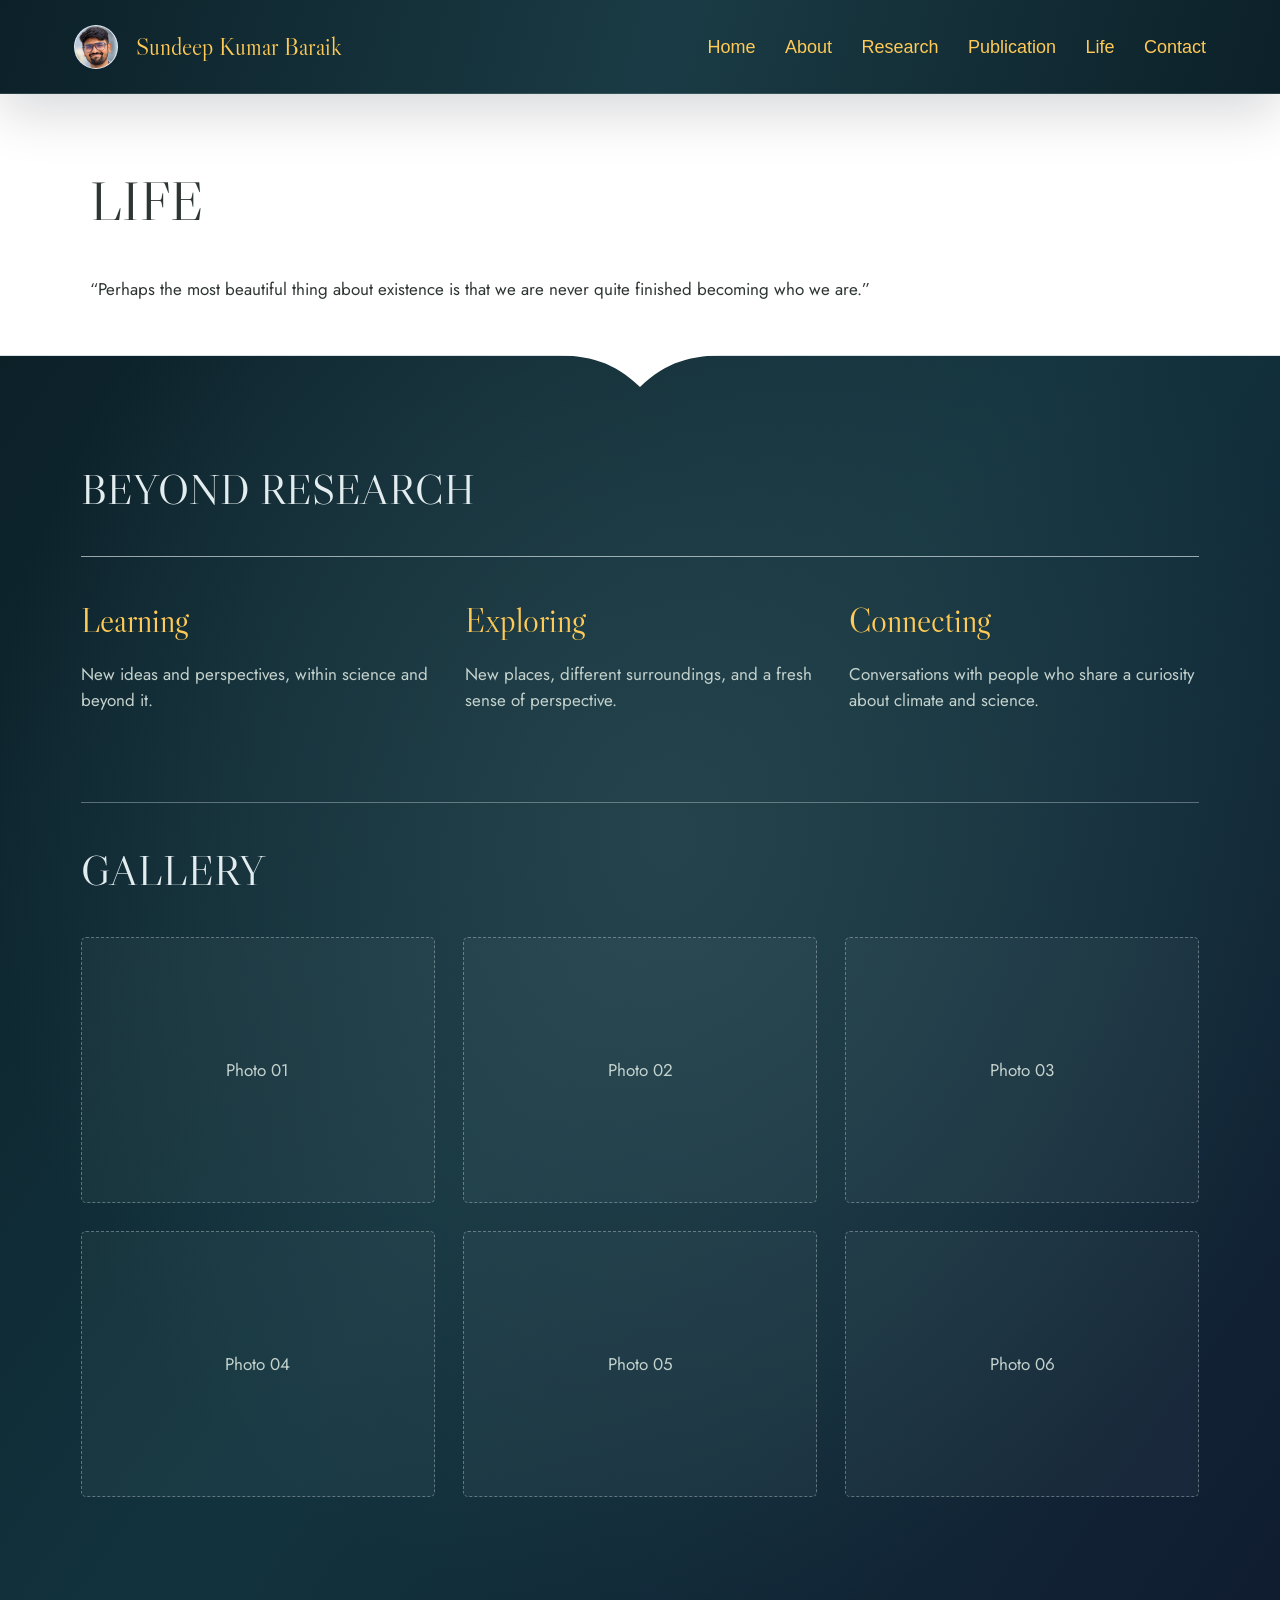
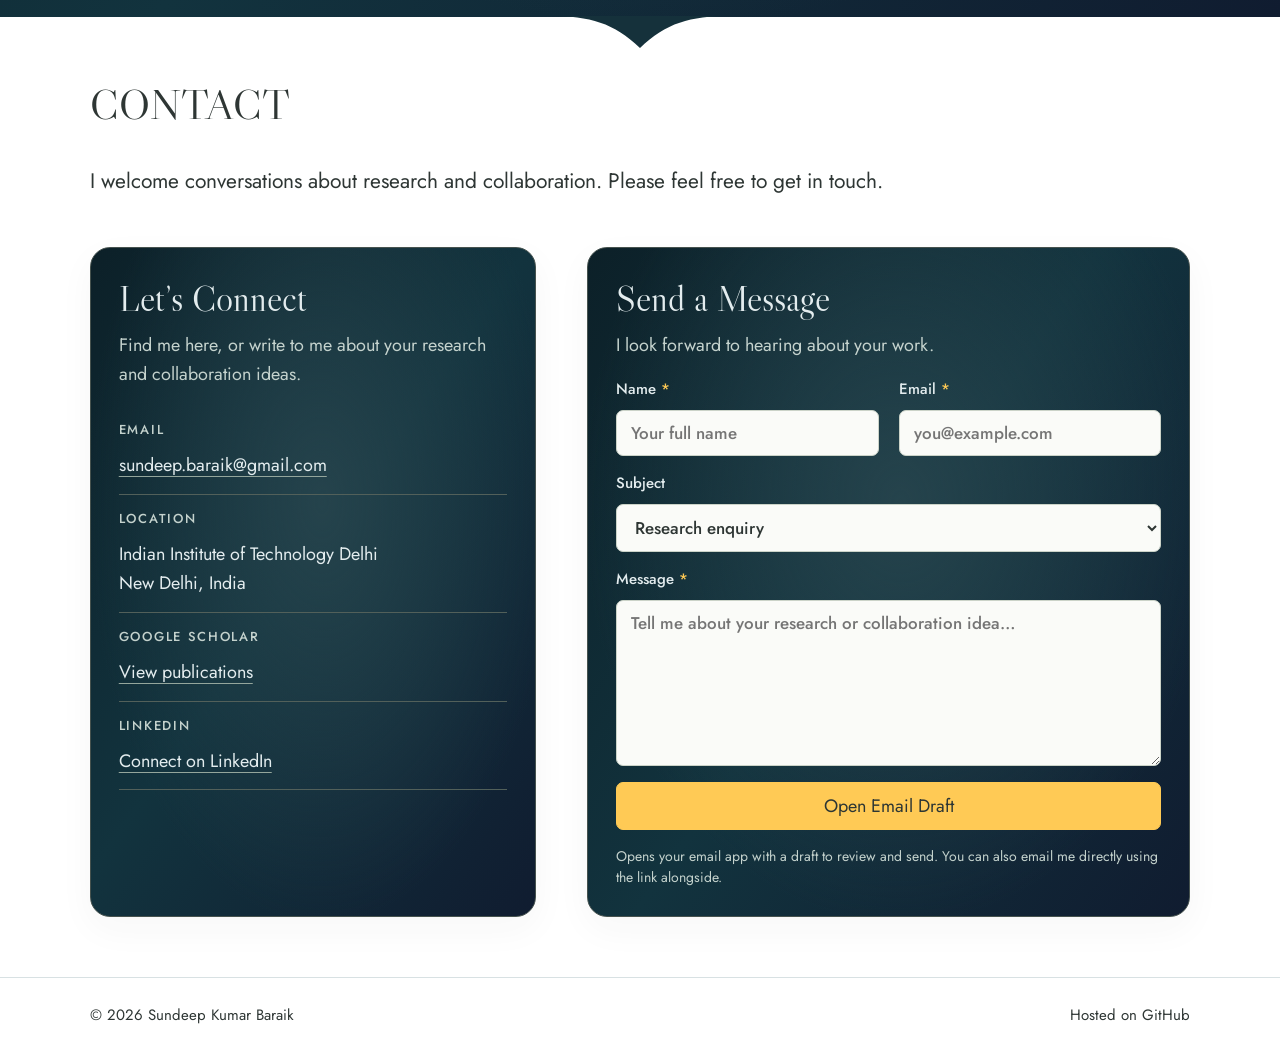
<file: life.html>
<!DOCTYPE html>
<html lang="en">
<head>
<meta charset="UTF-8">
<meta name="viewport" content="width=device-width, initial-scale=1">
<title>Life | Sundeep Kumar Baraik</title>
<link rel="stylesheet" href="styles.css">
</head>
<body class="about-page life-page">
<header class="site-header">
      <a class="brand" href="index.html#home" aria-label="Sundeep Kumar Baraik home">
        <span class="brand-avatar" aria-hidden="true">
          <img src="assets/sundeep-portrait-extended.png" alt="" />
        </span>
        <span class="brand-copy">
          <strong>Sundeep Kumar Baraik</strong>
        </span>
      </a>

      <nav class="site-nav" aria-label="Primary navigation">
        <a href="index.html#home">Home</a>
        <a href="about.html">About</a>
        <a href="research.html">Research</a>
        <a href="publication.html">Publication</a>
        <a href="life.html" aria-current="page">Life</a>
        <a href="#contact">Contact</a>
      </nav>
    </header>
    <main class="about-page-main">
      <section class="about-section" aria-labelledby="life-title">
        <div class="about-inner">
          <h1 id="life-title">Life</h1>
          <p>“Perhaps the most beautiful thing about existence is that we are never quite finished becoming who we are.”</p>
        </div>
      </section>
      <section class="latest-publication life-interests" aria-labelledby="interests-title">
        <svg class="publication-dip" viewBox="0 0 180 32" aria-hidden="true" focusable="false"><path d="M0 0H180C140 0 116 7 90 32C64 7 40 0 0 0Z" fill="#ffffff" /></svg>
        <div class="latest-inner">
          <h2 id="interests-title">Beyond Research</h2>
          <div class="life-interest-grid">
            <article><h3>Learning</h3><p>New ideas and perspectives, within science and beyond it.</p></article>
            <article><h3>Exploring</h3><p>New places, different surroundings, and a fresh sense of perspective.</p></article>
            <article><h3>Connecting</h3><p>Conversations with people who share a curiosity about climate and science.</p></article>
          </div>
          <section class="life-gallery" aria-labelledby="gallery-title">
            <h2 id="gallery-title">Gallery</h2>
            <!-- To add photos, save them in assets/ and replace each placeholder div
                 with: <img src="assets/your-photo.jpg" alt="Describe your photo" loading="lazy" decoding="async">
                 Add an optional <figcaption> beneath the image. Duplicate a figure for more photos. -->
            <div class="life-gallery-grid">
              <figure><div class="gallery-placeholder">Photo 01</div></figure>
              <figure><div class="gallery-placeholder">Photo 02</div></figure>
              <figure><div class="gallery-placeholder">Photo 03</div></figure>
              <figure><div class="gallery-placeholder">Photo 04</div></figure>
              <figure><div class="gallery-placeholder">Photo 05</div></figure>
              <figure><div class="gallery-placeholder">Photo 06</div></figure>
            </div>
          </section>
        </div>
      </section>
<section class="home-contact" id="contact" aria-labelledby="contact-title">
        <svg class="contact-dip" viewBox="0 0 180 32" aria-hidden="true" focusable="false">
          <path d="M0 0H180C140 0 116 7 90 32C64 7 40 0 0 0Z" fill="#2d3634" />
        </svg>
        <div class="contact-inner">
          <h2 id="contact-title">Contact</h2>
          <p class="contact-welcome">I welcome conversations about research and collaboration. Please feel free to get in touch.</p>
          <div class="contact-layout">
          <div class="connect-panel">
          <h3>Let’s Connect</h3>
          <p class="panel-intro">Find me here, or write to me about your research and collaboration ideas.</p>
          <dl class="contact-links-grid">
            <div>
              <dt>Email</dt>
              <dd><a href="mailto:sundeep.baraik@gmail.com">sundeep.baraik@gmail.com</a></dd>
            </div>
            <div>
              <dt>Location</dt>
              <dd>Indian Institute of Technology Delhi<br />New Delhi, India</dd>
            </div>
            <div>
              <dt>Google Scholar</dt>
              <dd><a href="https://scholar.google.com/citations?user=TT_LjRwAAAAJ&amp;hl=en" target="_blank" rel="noopener noreferrer">View publications</a></dd>
            </div>
            <div>
              <dt>LinkedIn</dt>
              <dd><a href="https://www.linkedin.com/in/sundeep-kumar-baraik-2a3049211/" target="_blank" rel="noopener noreferrer">Connect on LinkedIn</a></dd>
            </div>
          </dl>
          </div>
          <div class="message-panel">
            <h3>Send a Message</h3>
            <p class="panel-intro">I look forward to hearing about your work.</p>
            <form class="message-compose" id="message-compose">
              <div class="message-fields">
                <label for="sender-name">Name <span aria-hidden="true">*</span>
                  <input id="sender-name" name="name" autocomplete="name" placeholder="Your full name" required maxlength="120" />
                </label>
                <label for="sender-email">Email <span aria-hidden="true">*</span>
                  <input id="sender-email" name="email" type="email" autocomplete="email" placeholder="you@example.com" required maxlength="254" />
                </label>
              </div>
              <label for="message-topic">Subject
                <select id="message-topic" name="topic">
                  <option value="Research enquiry">Research enquiry</option>
                  <option value="Collaboration">Collaboration</option>
                  <option value="Other enquiry">Other enquiry</option>
                </select>
              </label>
              <label for="sender-message">Message <span aria-hidden="true">*</span>
                <textarea id="sender-message" name="message" rows="6" placeholder="Tell me about your research or collaboration idea…" required maxlength="5000"></textarea>
              </label>
              <button type="submit">Open Email Draft</button>
              <p class="compose-note">Opens your email app with a draft to review and send. You can also email me directly using the link alongside.</p>
              <p class="compose-status" id="compose-status" role="status"></p>
            </form>
          </div>
          </div>
        </div>
      </section>
</main>
<footer class="home-footer"><span>&copy; 2026 Sundeep Kumar Baraik</span><span>Hosted on GitHub</span></footer>
<script src="contact.js" defer></script>
</body>
</html>
</file>
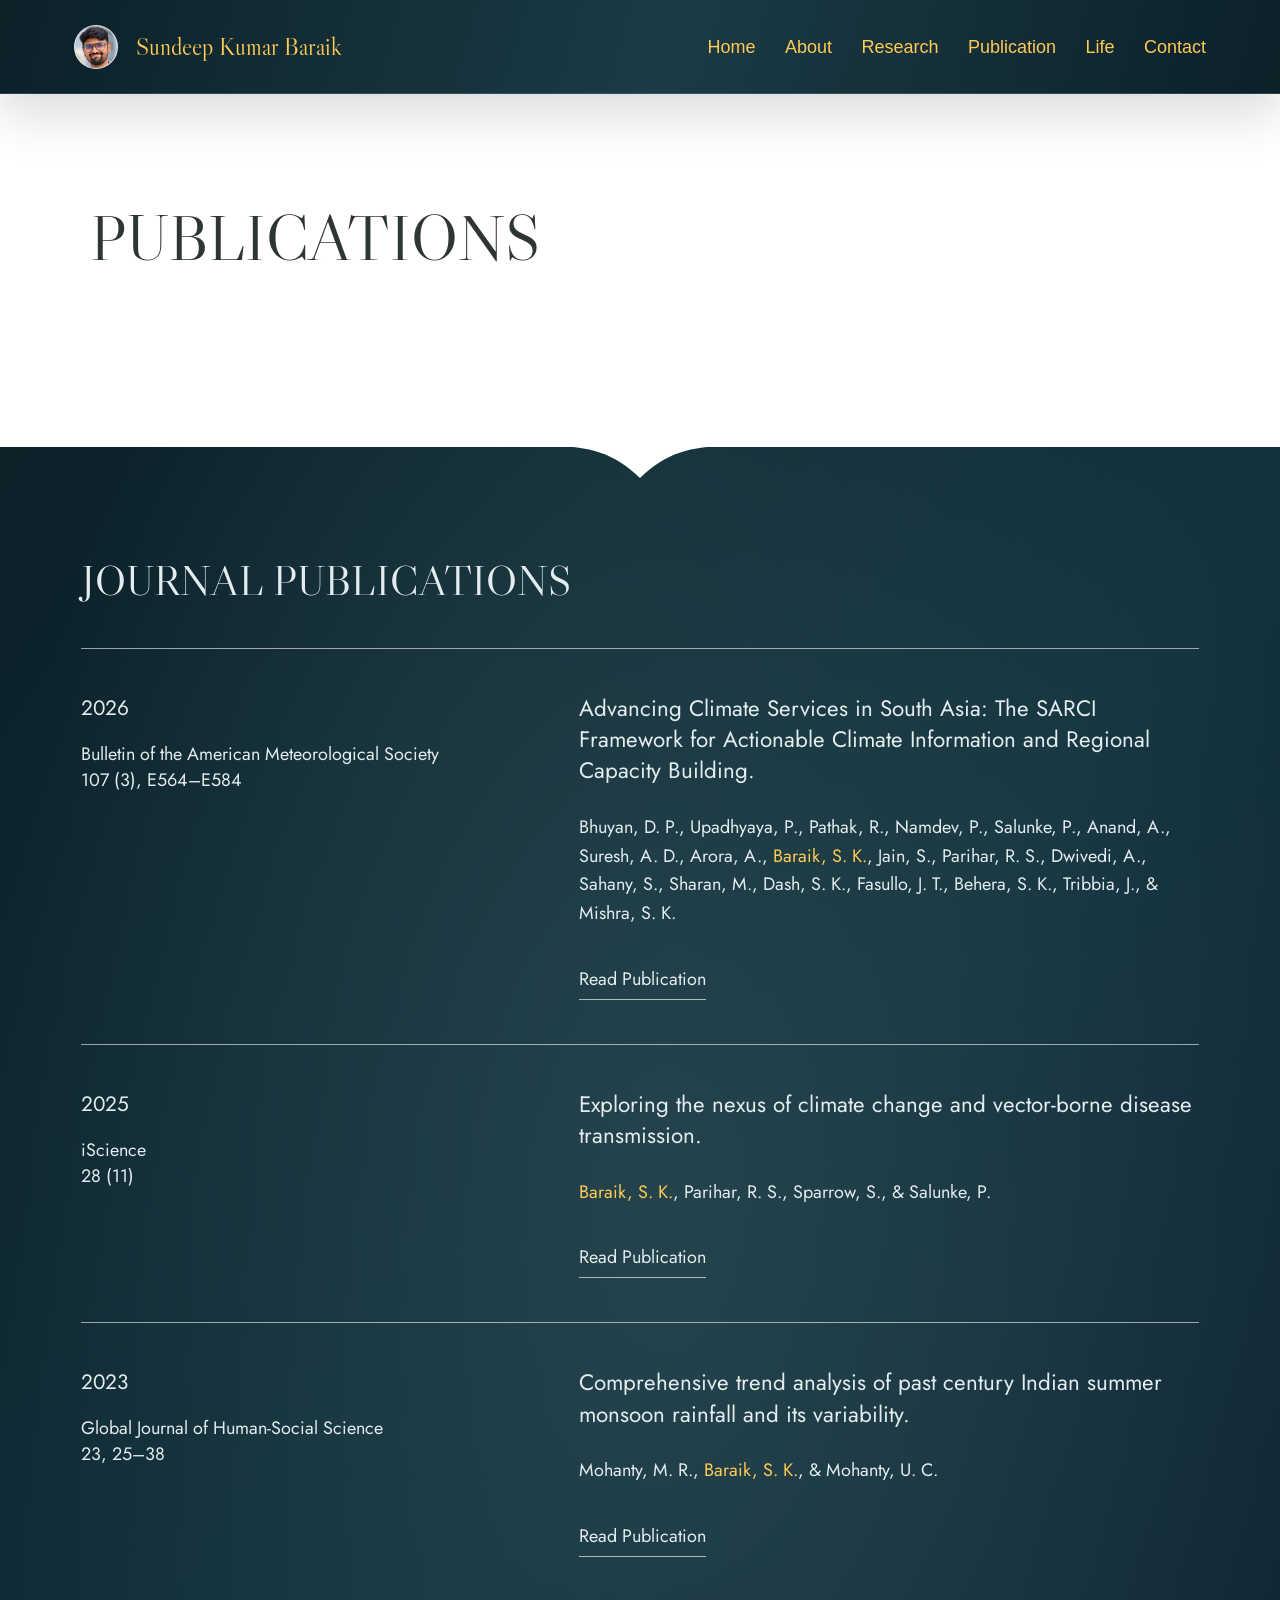
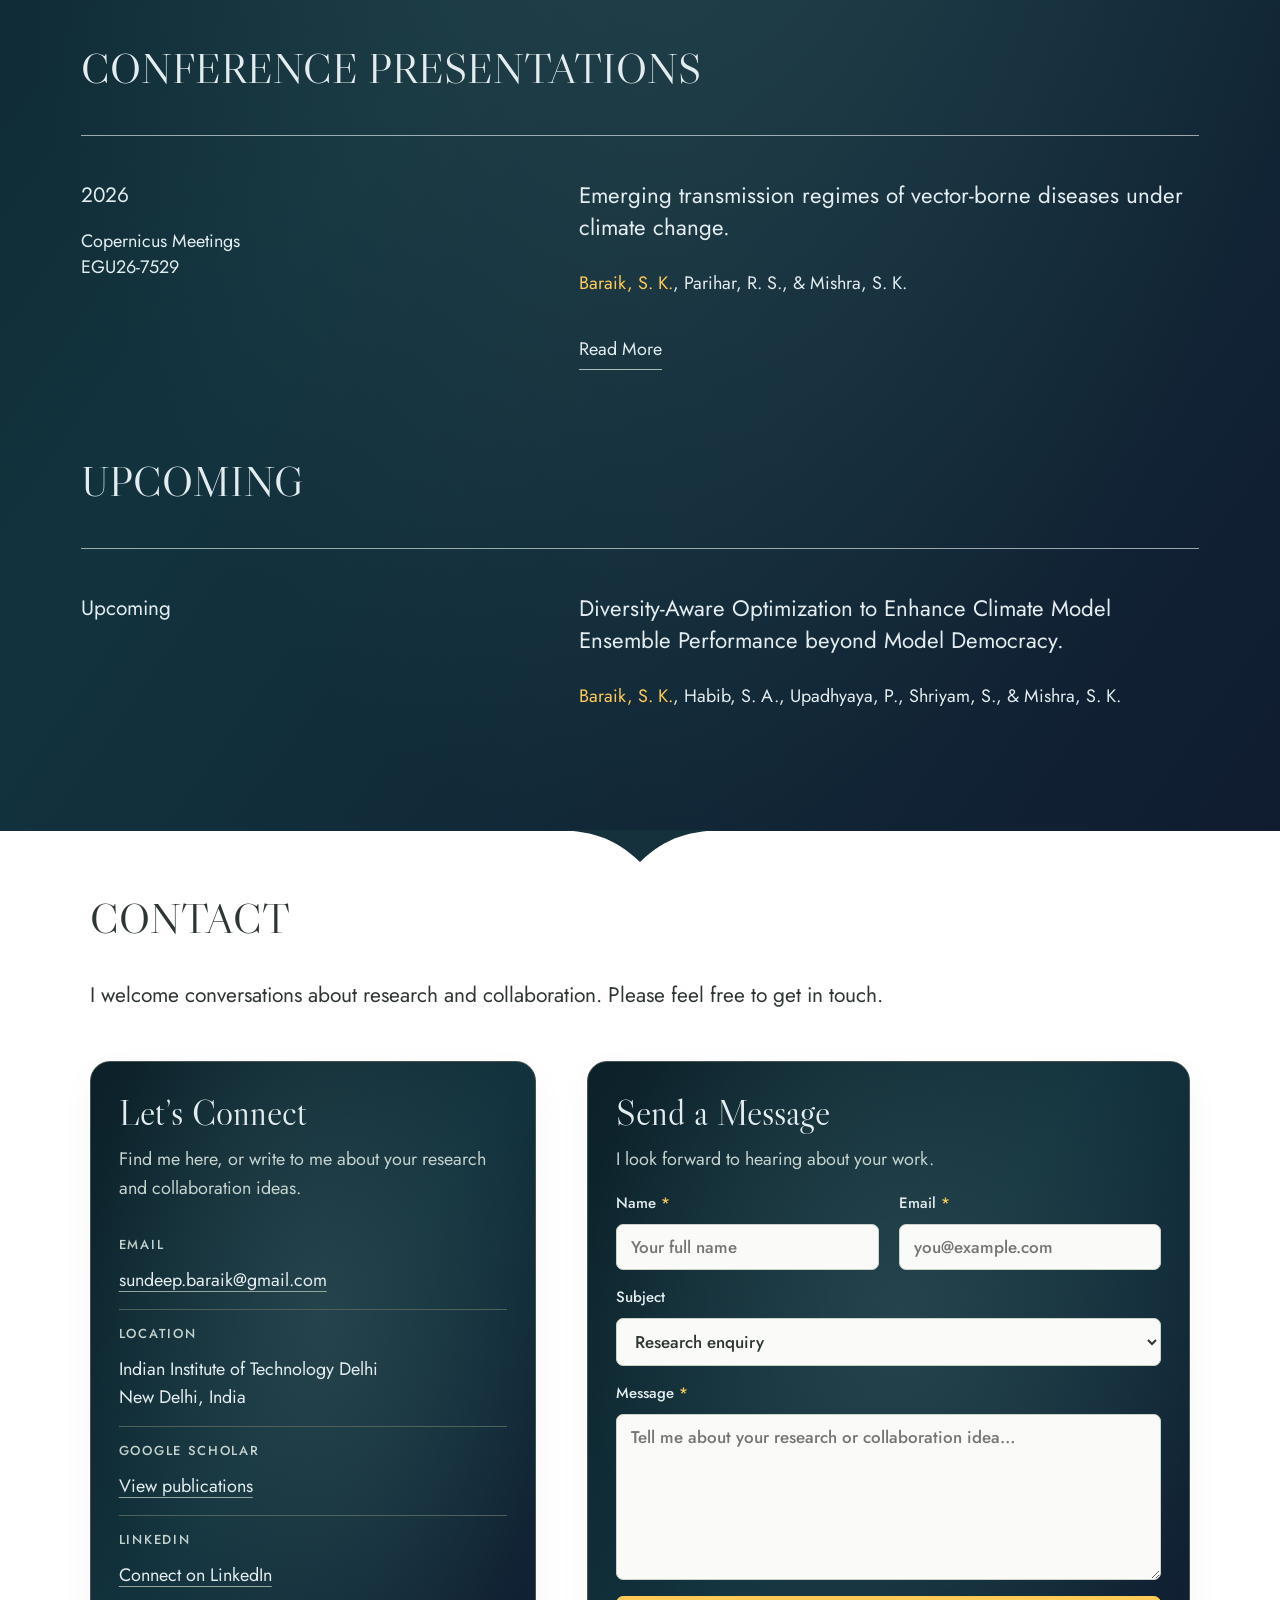
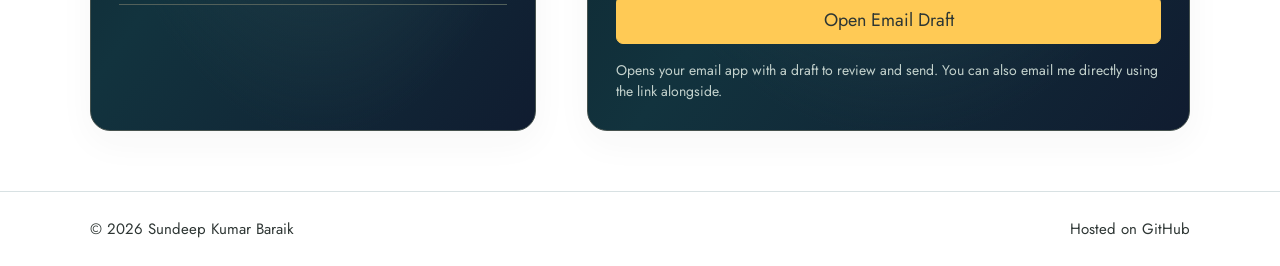
<file: publication.html>
<!doctype html>
<html lang="en">
<head>
<meta charset="UTF-8">
<meta name="viewport" content="width=device-width,initial-scale=1">
<title>Publications | Sundeep Kumar Baraik</title>
<link rel="stylesheet" href="styles.css">
</head>
<body class="research-view publication-view">
<header class="site-header">
<a class="brand" href="index.html#home" aria-label="Sundeep Kumar Baraik home">
<span class="brand-avatar" aria-hidden="true">
<img src="assets/sundeep-portrait-extended.png" alt="">
</span>
<span class="brand-copy">
<strong>Sundeep Kumar Baraik</strong>
</span>
</a>
<nav class="site-nav" aria-label="Primary navigation">
<a href="index.html#home">Home</a>
<a href="about.html">About</a>
<a href="research.html">Research</a>
<a href="publication.html" aria-current="page">Publication</a>
<a href="life.html">Life</a>
<a href="#contact">Contact</a>
</nav>
</header>
<main class="research-page">
<section class="about-editorial publication-editorial" aria-labelledby="publication-title">
<div class="about-editorial-inner">
<h1 id="publication-title">Publications</h1>
</div>
</section>
<section class="publication-list-section latest-publication">
<svg class="publication-dip" viewBox="0 0 180 32" aria-hidden="true" focusable="false">
<path d="M0 0H180C140 0 116 7 90 32C64 7 40 0 0 0Z" fill="#ffffff"/>
</svg>
<section class="publication-group" aria-labelledby="journal-publications-title">
<h2 id="journal-publications-title">Journal Publications</h2>
<ol class="publication-list">
<li class="latest-content">
<p class="latest-year">2026 <span>Bulletin of the American Meteorological Society<br>107 (3), E564–E584</span></p>
<article aria-labelledby="publication-1">
<h3 id="publication-1">Advancing Climate Services in South Asia: The SARCI Framework for Actionable Climate Information and Regional Capacity Building.</h3>
<p class="publication-authors">Bhuyan, D. P., Upadhyaya, P., Pathak, R., Namdev, P., Salunke, P., Anand, A., Suresh, A. D., Arora, A., <span class="author-highlight">Baraik, S. K.</span>, Jain, S., Parihar, R. S., Dwivedi, A., Sahany, S., Sharan, M., Dash, S. K., Fasullo, J. T., Behera, S. K., Tribbia, J., &amp; Mishra, S. K.</p>
<div class="latest-actions"><a class="publication-read-more" href="https://doi.org/10.1175/BAMS-D-25-0172.1" aria-label="Read more: Advancing Climate Services in South Asia: The SARCI Framework for Actionable Climate Information and Regional Capacity Building">Read Publication</a></div>
</article>
</li>
<li class="latest-content">
<p class="latest-year">2025 <span>iScience<br>28 (11)</span></p>
<article aria-labelledby="publication-2">
<h3 id="publication-2">Exploring the nexus of climate change and vector-borne disease transmission.</h3>
<p class="publication-authors">
<span class="author-highlight">Baraik, S. K.</span>, Parihar, R. S., Sparrow, S., &amp; Salunke, P.</p>
<div class="latest-actions"><a class="publication-read-more" href="https://www.sciencedirect.com/science/article/pii/S2589004225020966" aria-label="Read more: Exploring the nexus of climate change and vector-borne disease transmission">Read Publication</a></div>
</article>
</li>
<li class="latest-content">
<p class="latest-year">2023 <span>Global Journal of Human-Social Science<br>23, 25–38</span></p>
<article aria-labelledby="publication-3">
<h3 id="publication-3">Comprehensive trend analysis of past century Indian summer monsoon rainfall and its variability.</h3>
<p class="publication-authors">Mohanty, M. R., <span class="author-highlight">Baraik, S. K.</span>, &amp; Mohanty, U. C.</p>
<div class="latest-actions"><a class="publication-read-more" href="https://socialscienceresearch.org/index.php/GJHSS/article/view/103600" aria-label="Read more: Comprehensive trend analysis of past century Indian summer monsoon rainfall and its variability">Read Publication</a></div>
</article>
</li>
</ol>
</section>
<section class="publication-group" aria-labelledby="conference-title">
<h2 id="conference-title">Conference Presentations</h2>
<ol class="publication-list">
<li class="latest-content">
<p class="latest-year">2026 <span>Copernicus Meetings<br>EGU26-7529</span></p>
<article aria-labelledby="publication-4">
<h3 id="publication-4">Emerging transmission regimes of vector-borne diseases under climate change.</h3>
<p class="publication-authors">
<span class="author-highlight">Baraik, S. K.</span>, Parihar, R. S., &amp; Mishra, S. K.</p>
<details class="publication-details latest-actions">
<summary class="publication-read-more">Read More</summary>
<p>
<span class="author-highlight">Baraik, S. K.</span>, Parihar, R. S., &amp; Mishra, S. K. (2026). <em>Emerging transmission regimes of vector-borne diseases under climate change</em> (No. EGU26-7529). Copernicus Meetings.</p>
</details>
</article>
</li>
</ol>
</section>
<section class="publication-group" aria-labelledby="upcoming-title">
<h2 id="upcoming-title">Upcoming</h2>
<ol class="publication-list">
<li class="latest-content">
<p class="latest-year">Upcoming</p>
<article aria-labelledby="publication-5">
<h3 id="publication-5">Diversity-Aware Optimization to Enhance Climate Model Ensemble Performance beyond Model Democracy.</h3>
<p class="publication-authors"><span class="author-highlight">Baraik, S. K.</span>, Habib, S. A., Upadhyaya, P., Shriyam, S., &amp; Mishra, S. K.</p>
</article>
</li>
</ol>
</section>
</section>
      <section class="home-contact" id="contact" aria-labelledby="contact-title">
        <svg class="contact-dip" viewBox="0 0 180 32" aria-hidden="true" focusable="false">
          <path d="M0 0H180C140 0 116 7 90 32C64 7 40 0 0 0Z" fill="#2d3634" />
        </svg>
        <div class="contact-inner">
          <h2 id="contact-title">Contact</h2>
          <p class="contact-welcome">I welcome conversations about research and collaboration. Please feel free to get in touch.</p>
          <div class="contact-layout">
          <div class="connect-panel">
          <h3>Let’s Connect</h3>
          <p class="panel-intro">Find me here, or write to me about your research and collaboration ideas.</p>
          <dl class="contact-links-grid">
            <div>
              <dt>Email</dt>
              <dd><a href="mailto:sundeep.baraik@gmail.com">sundeep.baraik@gmail.com</a></dd>
            </div>
            <div>
              <dt>Location</dt>
              <dd>Indian Institute of Technology Delhi<br />New Delhi, India</dd>
            </div>
            <div>
              <dt>Google Scholar</dt>
              <dd><a href="https://scholar.google.com/citations?user=TT_LjRwAAAAJ&amp;hl=en" target="_blank" rel="noopener noreferrer">View publications</a></dd>
            </div>
            <div>
              <dt>LinkedIn</dt>
              <dd><a href="https://www.linkedin.com/in/sundeep-kumar-baraik-2a3049211/" target="_blank" rel="noopener noreferrer">Connect on LinkedIn</a></dd>
            </div>
          </dl>
          </div>
          <div class="message-panel">
            <h3>Send a Message</h3>
            <p class="panel-intro">I look forward to hearing about your work.</p>
            <form class="message-compose" id="message-compose">
              <div class="message-fields">
                <label for="sender-name">Name <span aria-hidden="true">*</span>
                  <input id="sender-name" name="name" autocomplete="name" placeholder="Your full name" required maxlength="120" />
                </label>
                <label for="sender-email">Email <span aria-hidden="true">*</span>
                  <input id="sender-email" name="email" type="email" autocomplete="email" placeholder="you@example.com" required maxlength="254" />
                </label>
              </div>
              <label for="message-topic">Subject
                <select id="message-topic" name="topic">
                  <option value="Research enquiry">Research enquiry</option>
                  <option value="Collaboration">Collaboration</option>
                  <option value="Other enquiry">Other enquiry</option>
                </select>
              </label>
              <label for="sender-message">Message <span aria-hidden="true">*</span>
                <textarea id="sender-message" name="message" rows="6" placeholder="Tell me about your research or collaboration idea…" required maxlength="5000"></textarea>
              </label>
              <button type="submit">Open Email Draft</button>
              <p class="compose-note">Opens your email app with a draft to review and send. You can also email me directly using the link alongside.</p>
              <p class="compose-status" id="compose-status" role="status"></p>
            </form>
          </div>
          </div>
        </div>
      </section>
</main>
<footer class="home-footer">
<span>&copy; 2026 Sundeep Kumar Baraik</span>
<span>Hosted on GitHub</span>
</footer>
<script src="contact.js" defer></script>
</body>
</html>
</file>
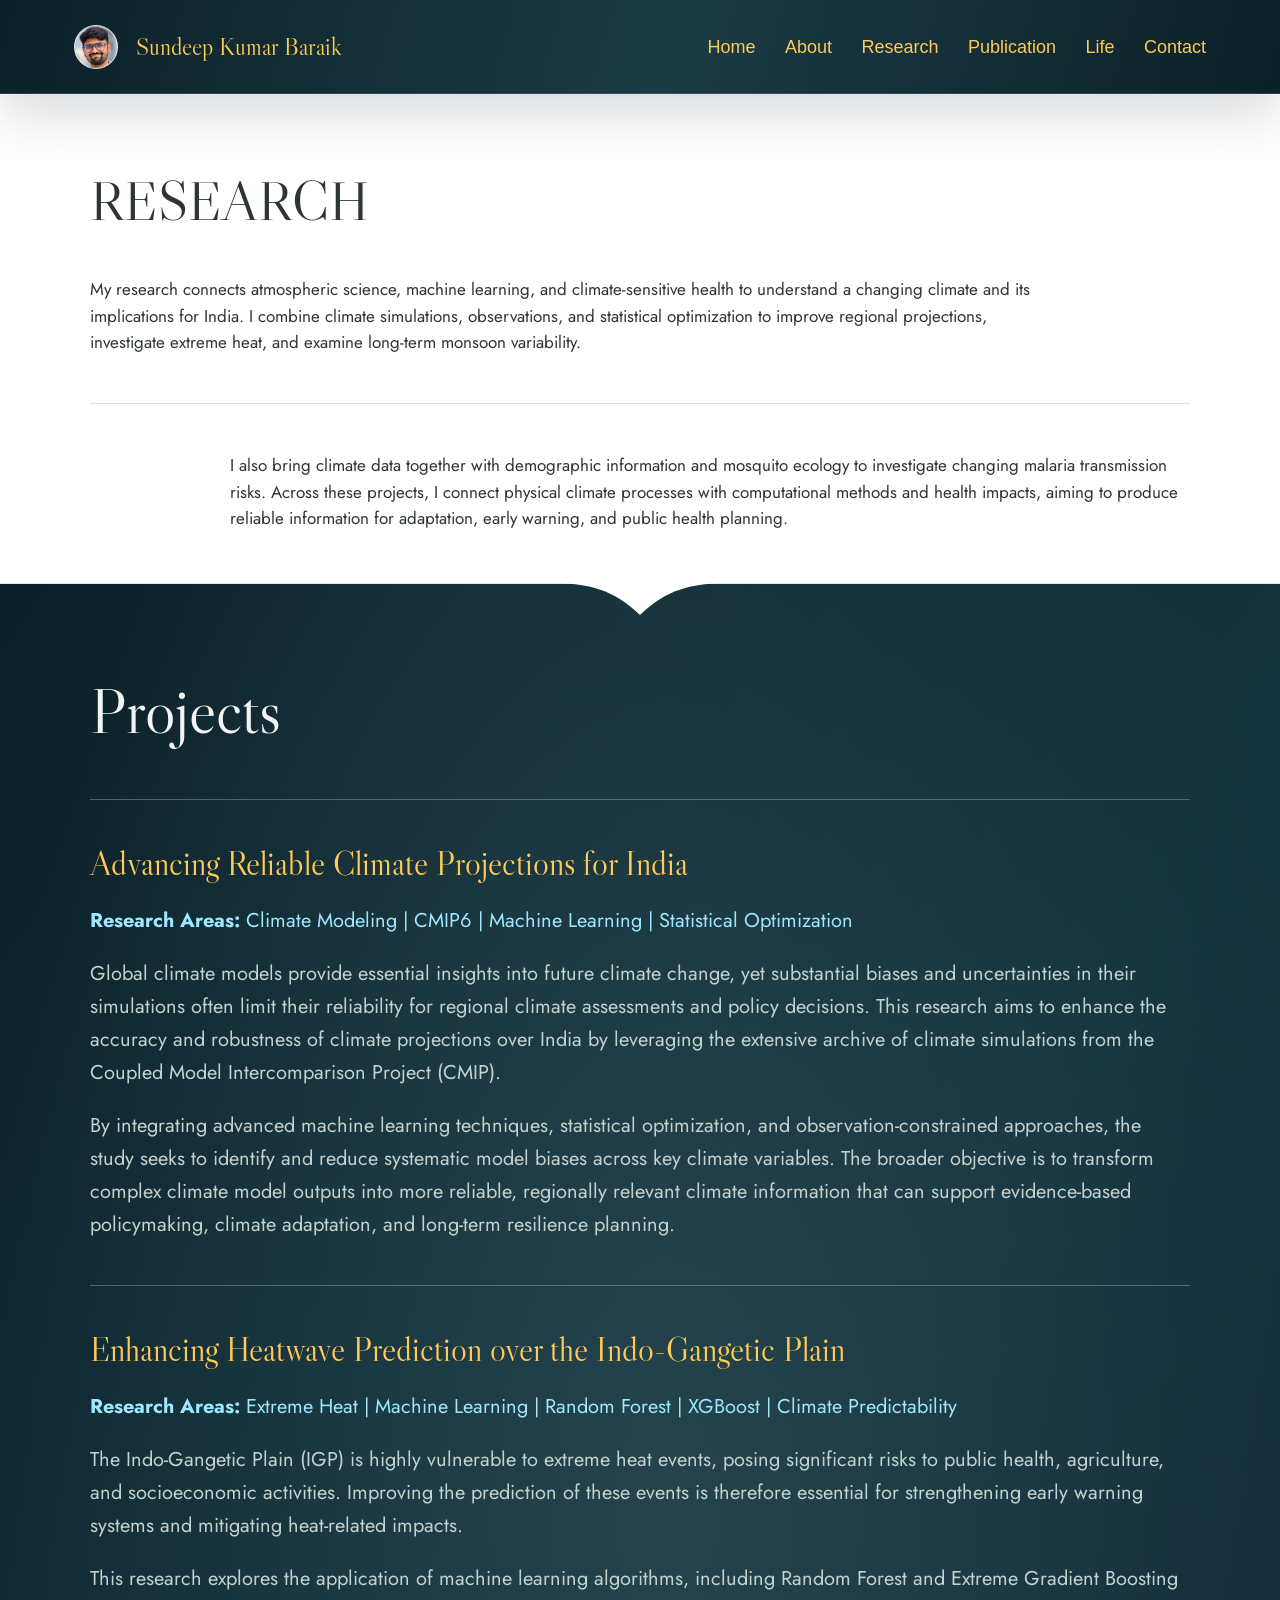
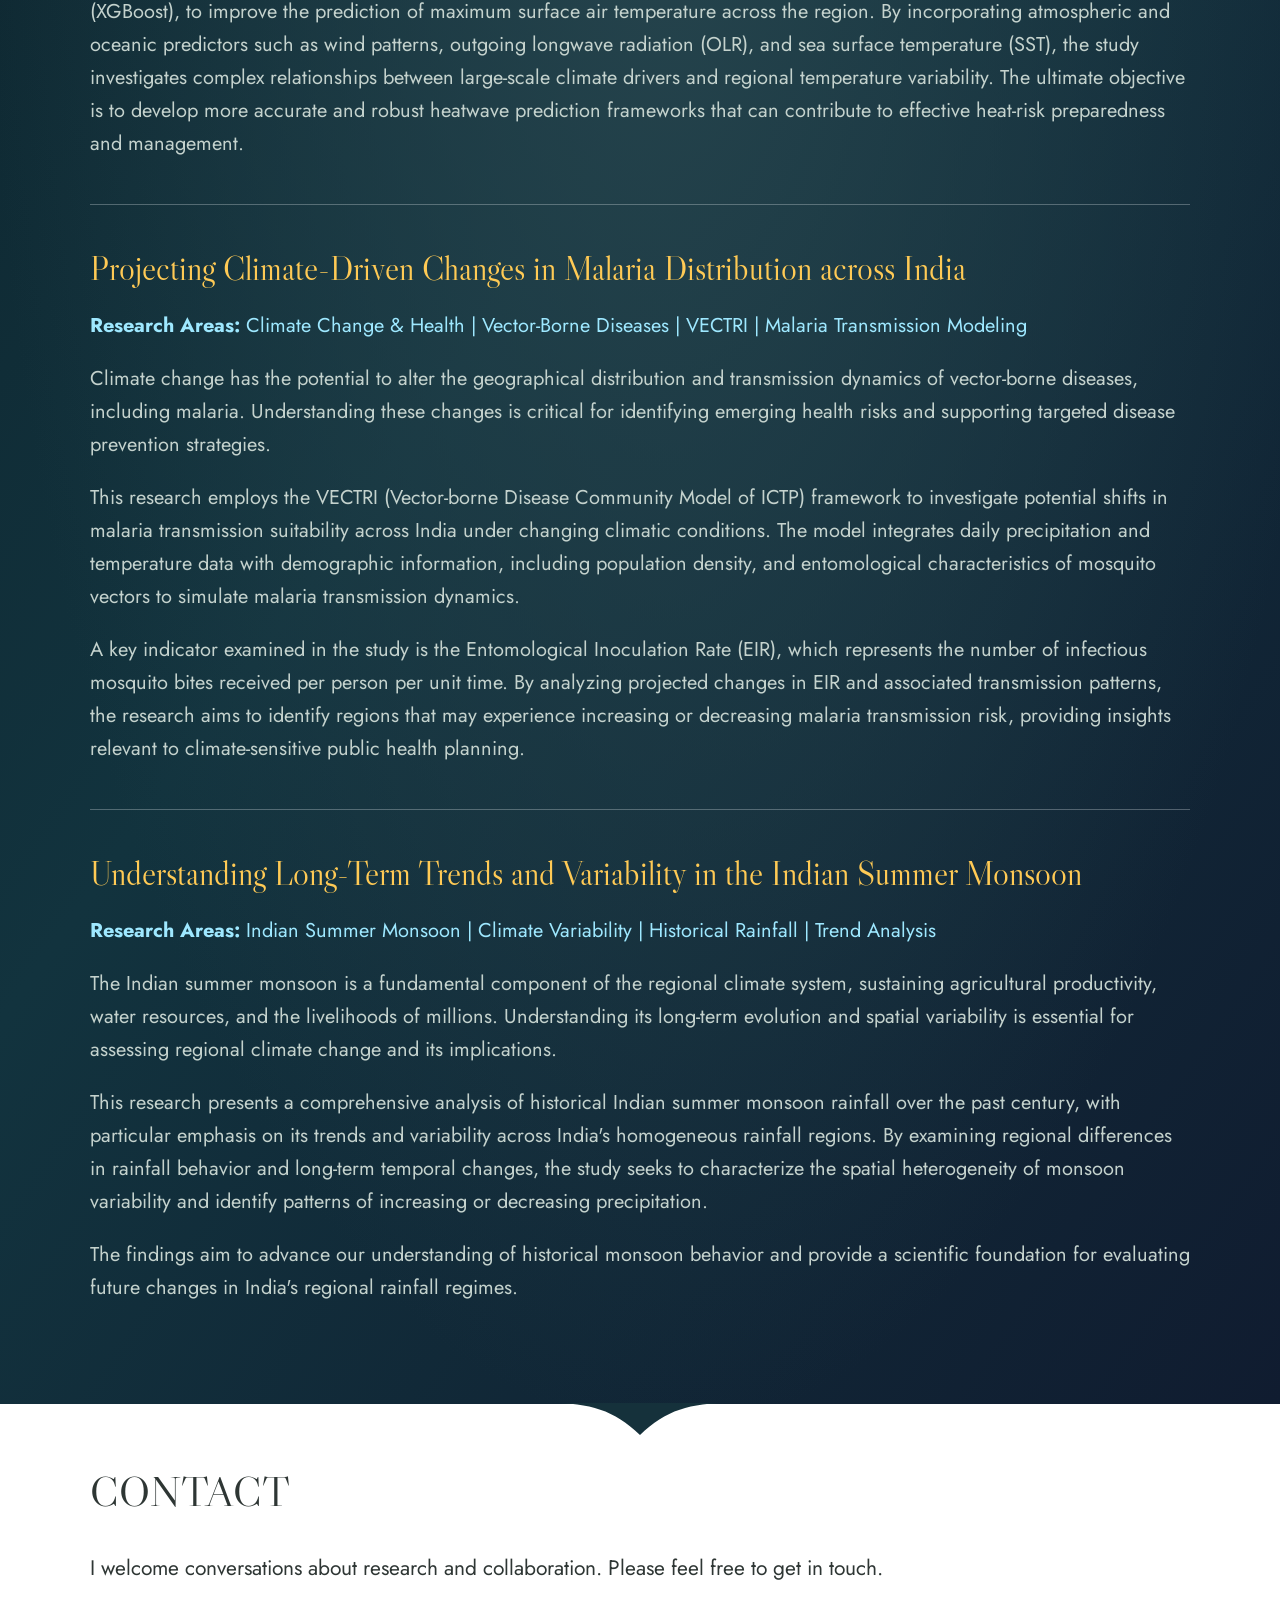
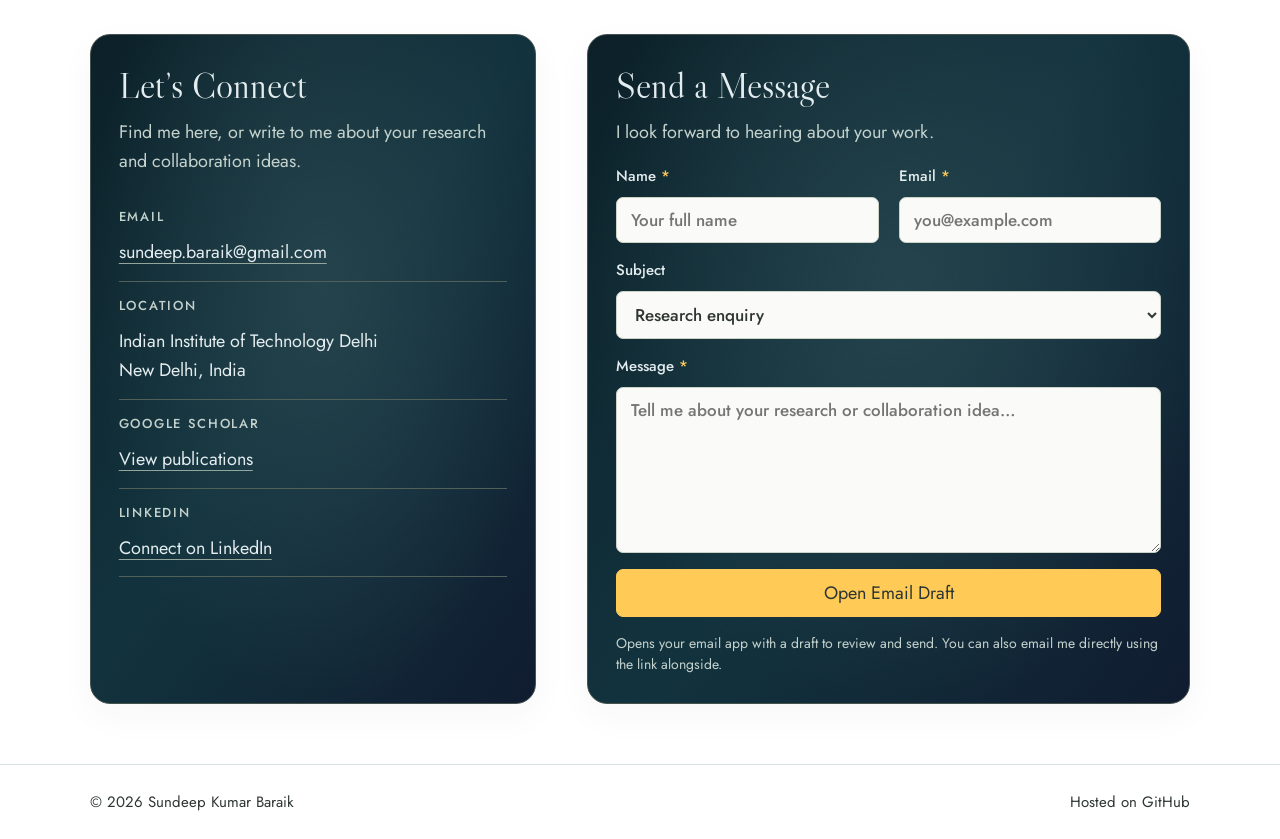
<file: research.html>
<!DOCTYPE html>
<html lang="en">
  <head>
    <meta charset="UTF-8" />
    <meta name="viewport" content="width=device-width, initial-scale=1.0" />
    <title>Research | Sundeep Kumar Baraik</title>
    <link rel="stylesheet" href="styles.css" />
  </head>
  <body class="research-view">
    <header class="site-header">
      <a class="brand" href="index.html#home" aria-label="Sundeep Kumar Baraik home">
        <span class="brand-avatar" aria-hidden="true">
          <img src="assets/sundeep-portrait-extended.png" alt="" />
        </span>
        <span class="brand-copy">
          <strong>Sundeep Kumar Baraik</strong>
        </span>
      </a>

      <nav class="site-nav" aria-label="Primary navigation">
        <a href="index.html#home">Home</a>
        <a href="about.html">About</a>
        <a href="research.html" aria-current="page">Research</a>
        <a href="publication.html">Publication</a>
        <a href="life.html">Life</a>
        <a href="index.html#contact">Contact</a>
      </nav>
    </header>

    <main class="research-page">
      <section class="about-section research-editorial" aria-labelledby="research-title">
        <div class="about-inner">
          <h1 id="research-title">Research</h1>
          <p class="about-intro">
            My research connects atmospheric science, machine learning, and
            climate-sensitive health to understand a changing climate and its
            implications for India. I combine climate simulations, observations,
            and statistical optimization to improve regional projections,
            investigate extreme heat, and examine long-term monsoon variability.
          </p>
          <div class="about-details">
          <p>
            I also bring climate data together with demographic information and
            mosquito ecology to investigate changing malaria transmission risks.
            Across these projects, I connect physical climate processes with
            computational methods and health impacts, aiming to produce reliable
            information for adaptation, early warning, and public health planning.
          </p>
          </div>
        </div>
      </section>

      <div class="section-divider section-divider-compact" aria-hidden="true">
        <span></span>
      </div>

      <section class="projects-section" aria-labelledby="projects-title">
        <svg class="publication-dip" viewBox="0 0 180 32" aria-hidden="true" focusable="false">
          <path d="M0 0H180C140 0 116 7 90 32C64 7 40 0 0 0Z" fill="#ffffff" />
        </svg>
        <div class="projects-inner">
          <h2 id="projects-title">Projects</h2>
          <article class="project-entry">
            <div class="project-copy">
              <h3>Advancing Reliable Climate Projections for India</h3>
              <p class="project-areas"><strong>Research Areas:</strong> Climate Modeling | CMIP6 | Machine Learning | Statistical Optimization</p>
              <p>Global climate models provide essential insights into future climate change, yet substantial biases and uncertainties in their simulations often limit their reliability for regional climate assessments and policy decisions. This research aims to enhance the accuracy and robustness of climate projections over India by leveraging the extensive archive of climate simulations from the Coupled Model Intercomparison Project (CMIP).</p>
              <p>By integrating advanced machine learning techniques, statistical optimization, and observation-constrained approaches, the study seeks to identify and reduce systematic model biases across key climate variables. The broader objective is to transform complex climate model outputs into more reliable, regionally relevant climate information that can support evidence-based policymaking, climate adaptation, and long-term resilience planning.</p>
            </div>
          </article>
          <article class="project-entry">
            <div class="project-copy">
              <h3>Enhancing Heatwave Prediction over the Indo-Gangetic Plain</h3>
              <p class="project-areas"><strong>Research Areas:</strong> Extreme Heat | Machine Learning | Random Forest | XGBoost | Climate Predictability</p>
              <p>The Indo-Gangetic Plain (IGP) is highly vulnerable to extreme heat events, posing significant risks to public health, agriculture, and socioeconomic activities. Improving the prediction of these events is therefore essential for strengthening early warning systems and mitigating heat-related impacts.</p>
              <p>This research explores the application of machine learning algorithms, including Random Forest and Extreme Gradient Boosting (XGBoost), to improve the prediction of maximum surface air temperature across the region. By incorporating atmospheric and oceanic predictors such as wind patterns, outgoing longwave radiation (OLR), and sea surface temperature (SST), the study investigates complex relationships between large-scale climate drivers and regional temperature variability. The ultimate objective is to develop more accurate and robust heatwave prediction frameworks that can contribute to effective heat-risk preparedness and management.</p>
            </div>
          </article>
          <article class="project-entry">
            <div class="project-copy">
              <h3>Projecting Climate-Driven Changes in Malaria Distribution across India</h3>
              <p class="project-areas"><strong>Research Areas:</strong> Climate Change &amp; Health | Vector-Borne Diseases | VECTRI | Malaria Transmission Modeling</p>
              <p>Climate change has the potential to alter the geographical distribution and transmission dynamics of vector-borne diseases, including malaria. Understanding these changes is critical for identifying emerging health risks and supporting targeted disease prevention strategies.</p>
              <p>This research employs the VECTRI (Vector-borne Disease Community Model of ICTP) framework to investigate potential shifts in malaria transmission suitability across India under changing climatic conditions. The model integrates daily precipitation and temperature data with demographic information, including population density, and entomological characteristics of mosquito vectors to simulate malaria transmission dynamics.</p>
              <p>A key indicator examined in the study is the Entomological Inoculation Rate (EIR), which represents the number of infectious mosquito bites received per person per unit time. By analyzing projected changes in EIR and associated transmission patterns, the research aims to identify regions that may experience increasing or decreasing malaria transmission risk, providing insights relevant to climate-sensitive public health planning.</p>
            </div>
          </article>
          <article class="project-entry">
            <div class="project-copy">
              <h3>Understanding Long-Term Trends and Variability in the Indian Summer Monsoon</h3>
              <p class="project-areas"><strong>Research Areas:</strong> Indian Summer Monsoon | Climate Variability | Historical Rainfall | Trend Analysis</p>
              <p>The Indian summer monsoon is a fundamental component of the regional climate system, sustaining agricultural productivity, water resources, and the livelihoods of millions. Understanding its long-term evolution and spatial variability is essential for assessing regional climate change and its implications.</p>
              <p>This research presents a comprehensive analysis of historical Indian summer monsoon rainfall over the past century, with particular emphasis on its trends and variability across India's homogeneous rainfall regions. By examining regional differences in rainfall behavior and long-term temporal changes, the study seeks to characterize the spatial heterogeneity of monsoon variability and identify patterns of increasing or decreasing precipitation.</p>
              <p>The findings aim to advance our understanding of historical monsoon behavior and provide a scientific foundation for evaluating future changes in India's regional rainfall regimes.</p>
            </div>
          </article>
        </div>
      </section>

      <section class="home-contact" id="contact" aria-labelledby="contact-title">
        <svg class="contact-dip" viewBox="0 0 180 32" aria-hidden="true" focusable="false">
          <path d="M0 0H180C140 0 116 7 90 32C64 7 40 0 0 0Z" fill="#2d3634" />
        </svg>
        <div class="contact-inner">
          <h2 id="contact-title">Contact</h2>
          <p class="contact-welcome">I welcome conversations about research and collaboration. Please feel free to get in touch.</p>
          <div class="contact-layout">
          <div class="connect-panel">
          <h3>Let’s Connect</h3>
          <p class="panel-intro">Find me here, or write to me about your research and collaboration ideas.</p>
          <dl class="contact-links-grid">
            <div>
              <dt>Email</dt>
              <dd><a href="mailto:sundeep.baraik@gmail.com">sundeep.baraik@gmail.com</a></dd>
            </div>
            <div>
              <dt>Location</dt>
              <dd>Indian Institute of Technology Delhi<br />New Delhi, India</dd>
            </div>
            <div>
              <dt>Google Scholar</dt>
              <dd><a href="https://scholar.google.com/citations?user=TT_LjRwAAAAJ&amp;hl=en" target="_blank" rel="noopener noreferrer">View publications</a></dd>
            </div>
            <div>
              <dt>LinkedIn</dt>
              <dd><a href="https://www.linkedin.com/in/sundeep-kumar-baraik-2a3049211/" target="_blank" rel="noopener noreferrer">Connect on LinkedIn</a></dd>
            </div>
          </dl>
          </div>
          <div class="message-panel">
            <h3>Send a Message</h3>
            <p class="panel-intro">I look forward to hearing about your work.</p>
            <form class="message-compose" id="message-compose">
              <div class="message-fields">
                <label for="sender-name">Name <span aria-hidden="true">*</span>
                  <input id="sender-name" name="name" autocomplete="name" placeholder="Your full name" required maxlength="120" />
                </label>
                <label for="sender-email">Email <span aria-hidden="true">*</span>
                  <input id="sender-email" name="email" type="email" autocomplete="email" placeholder="you@example.com" required maxlength="254" />
                </label>
              </div>
              <label for="message-topic">Subject
                <select id="message-topic" name="topic">
                  <option value="Research enquiry">Research enquiry</option>
                  <option value="Collaboration">Collaboration</option>
                  <option value="Other enquiry">Other enquiry</option>
                </select>
              </label>
              <label for="sender-message">Message <span aria-hidden="true">*</span>
                <textarea id="sender-message" name="message" rows="6" placeholder="Tell me about your research or collaboration idea…" required maxlength="5000"></textarea>
              </label>
              <button type="submit">Open Email Draft</button>
              <p class="compose-note">Opens your email app with a draft to review and send. You can also email me directly using the link alongside.</p>
              <p class="compose-status" id="compose-status" role="status"></p>
            </form>
          </div>
          </div>
        </div>
      </section>
    </main>

    <footer class="home-footer">
      <span>&copy; 2026 Sundeep Kumar Baraik</span>
      <span>Hosted on GitHub</span>
    </footer>
    <script src="contact.js" defer></script>
  </body>
</html>
</file>
<file: styles.css>
/*
  Personal website stylesheet

  How to edit this file:
  - Colors are controlled in :root below. Change a color once there and it updates everywhere.
  - Font sizes are usually named under the section they affect, for example .hero-copy h1.
  - Spacing is usually padding, margin, gap, min-height, or width.
  - Desktop styles come first. Tablet/mobile overrides are near the bottom inside @media blocks.
  - If a desktop change does not show on mobile, check the matching @media rule near the bottom.
*/

@import url("https://fonts.googleapis.com/css2?family=Libre+Caslon+Display&family=Jost:wght@400;500&display=swap");

/* Global design tokens: change these to update the whole site color palette. */
:root {
  --section-background:
    radial-gradient(ellipse at 52% 38%, #25434c 0%, transparent 72%),
    linear-gradient(125deg, #0c2028 0%, #12333e 48%, #101c30 100%);
  /* Shared navbar palette across every page. */
  --header-background: linear-gradient(105deg, #0c2028 0%, #1a3b45 52%, #0c2028 100%);
  --header-text: #ffca55;
  --header-hover: #fff9e6;
  /* Main brand color used for headings, nav, icons, buttons, and borders. */
  --navy: #062767;
  /* Darker navy, available when stronger contrast is needed. */
  --navy-dark: #041b4b;
  /* Cream section background used in CV, Research, Contact, and header. */
  --cream: #fff9e6;
  /* Slightly deeper cream, available for alternate sections. */
  --cream-deep: #fff3cd;
  /* Main page background. */
  --paper: #fff9e6;
  /* Default text color. */
  --ink: #08245f;
  /* Softer blue for secondary text. */
  --muted: #31528b;
  /* Accent color used for hover states and active nav links. */
  --teal: #0f6f7f;
  /* Form field underline color. */
  --line: rgba(6, 39, 103, 0.35);
}

/* Makes width/height calculations easier and more predictable. */
* {
  box-sizing: border-box;
}

/* Smooth scrolling for anchor links like #contact. */
html {
  scroll-behavior: smooth;
}

/* Whole-site default font and background.
   Change font-family here to change the font everywhere. */
body {
  margin: 0;
  color: var(--ink);
  background: var(--paper);
  font-family: Arial, Helvetica, sans-serif;
}

/* Remove default link underline; links inherit the surrounding text color. */
a {
  color: inherit;
  text-decoration: none;
}

/* Shared Header
   Appears at the top of index.html, cv.html, and research.html.
   Change min-height for header height, padding for header inner spacing,
   and background for the cream header color. */
.site-header {
  position: sticky;
  top: 0;
  z-index: 100;
  display: flex;
  min-height: 158px;
  align-items: center;
  justify-content: space-between;
  gap: 32px;
  padding: 44px min(6vw, 74px);
  background: var(--paper);
  border-bottom: 1px solid rgba(39, 34, 33, 0.1);
  box-shadow: 0 18px 54px rgba(39, 34, 33, 0.08);
}

/* Left brand block: icon plus name/title. */
.brand {
  display: inline-flex;
  align-items: center;
  gap: 18px;
}

/* Abstract logo mark in the header.
   Change width/height to resize the logo. Change background for logo color. */
.brand-mark {
  position: relative;
  width: 42px;
  height: 42px;
  flex: 0 0 auto;
  background: var(--navy);
  border-radius: 58% 42% 54% 46%;
}

/* Small extra circle attached to the logo mark. */
.brand-mark::after {
  position: absolute;
  right: -5px;
  bottom: 1px;
  width: 18px;
  height: 18px;
  content: "";
  background: var(--navy);
  border-radius: 50%;
}

/* Text stack next to the header logo. */
.brand-copy {
  display: grid;
  gap: 3px;
}

/* Header name text. Change font-size to resize your name in the header. */
.brand-copy strong {
  color: var(--navy);
  font-size: 24px;
  font-weight: 800;
  line-height: 1;
}

/* Header subtitle text, currently "PhD Student". */
.brand-copy span {
  color: var(--navy);
  font-size: 15px;
  line-height: 1.1;
}

/* Header navigation links.
   Change gap for distance between links, font-size for nav text size. */
.site-nav {
  display: flex;
  gap: 44px;
  padding-top: 0;
  color: var(--navy);
  font-family: Arial, Helvetica, sans-serif;
  font-size: 20px;
  font-weight: 400;
  line-height: 1;
}

/* Smooth color change when hovering nav links. */
.site-nav a {
  transition: color 140ms ease;
}

/* Nav hover color. */
.site-nav a:hover {
  color: var(--teal);
}

/* Active page nav link, used on cv.html and research.html. */
.site-nav a[aria-current="page"] {
  color: var(--teal);
}

/* Prevents wide content from creating horizontal scrolling. */
main {
  overflow: hidden;
}

/* Home Page: Hero Section
   Controls the large portrait + name section on index.html.
   Change grid-template-columns to adjust photo/text widths.
   Change gap to move photo and text closer/farther apart.
   Change min-height and padding to make the section taller/shorter. */
.hero {
  display: grid;
  grid-template-columns: minmax(320px, 520px) minmax(340px, 560px);
  gap: 84px;
  align-items: center;
  justify-content: center;
  min-height: 768px;
  padding: 96px 44px 86px;
}

/* Aligns portrait block inside the hero grid. */
.portrait-panel {
  display: flex;
  justify-content: flex-end;
}

/* Main homepage photo frame.
   Change width to resize the frame:
   - smaller: width: min(430px, 100%);
   - larger:  width: min(560px, 100%);
   aspect-ratio controls shape. 1 makes it square, 0.92 makes it taller. */
.portrait-frame {
  position: relative;
  width: min(385px, 100%);
  aspect-ratio: 1;
  background: var(--navy);
}

/* Light offset layer behind the portrait. Change top/right for offset amount. */
.portrait-frame::before {
  position: absolute;
  top: -26px;
  right: -26px;
  width: 100%;
  height: 100%;
  content: "";
  background: #d7e0e2;
  border: 1px solid rgba(6, 39, 103, 0.1);
}

/* Placeholder portrait area.
   Replace this with an img later if you provide a real photo.
   inset controls how the image overlaps the navy frame. */
.portrait-placeholder {
  position: absolute;
  inset: -26px -26px 26px 26px;
  display: grid;
  place-items: center;
  overflow: hidden;
  background:
    radial-gradient(circle at 50% 31%, rgba(255, 255, 255, 0.92) 0 7%, transparent 8%),
    radial-gradient(circle at 50% 54%, rgba(255, 255, 255, 0.55) 0 18%, transparent 19%),
    linear-gradient(140deg, #112457, #24616f 52%, #d7c37a);
}

/* Profile photo crop keeps the face visible within the existing offset frame. */
.portrait-photo {
  position: absolute;
  top: -26px;
  left: 26px;
  display: block;
  width: 100%;
  height: 100%;
  object-fit: cover;
  object-position: center 60%;
}

/* Decorative highlight over the placeholder portrait. */
.portrait-placeholder::before {
  position: absolute;
  inset: 0;
  content: "";
  background:
    linear-gradient(90deg, rgba(255, 255, 255, 0.12), transparent 28%),
    radial-gradient(circle at 72% 20%, rgba(255, 255, 255, 0.35), transparent 18%);
}

/* SKB initials circle inside the placeholder.
   Change width/height for circle size and font-size for initials size. */
.portrait-placeholder span {
  position: relative;
  display: grid;
  width: 180px;
  height: 180px;
  place-items: center;
  color: #fff;
  background: rgba(6, 39, 103, 0.6);
  border: 2px solid rgba(255, 255, 255, 0.74);
  border-radius: 50%;
  font-size: 48px;
  font-weight: 800;
}

/* Right-side homepage text block. */
.hero-copy {
  padding-top: 0px;
}

/* Small uppercase label above your homepage name. */
.kicker {
  margin: 0 0 18px;
  color: var(--teal);
  font-size: 14px;
  font-weight: 800;
  text-transform: uppercase;
}

/* Main homepage name.
   Change font-size for desktop name size.
   Also check @media rules near the bottom for tablet/mobile name sizes. */
.hero-copy h1 {
  max-width: 680px;
  margin: 0;
  color: var(--navy);
  font-size: 56px;
  font-weight: 800;
  line-height: 0.96;
}

/* Homepage role text under the large name. */
.role {
  margin: 48px 0 40px;
  color: var(--navy);
  font-size: 27px;
  font-weight: 600;
  line-height: 1.2;
}

/* Homepage affiliation/contact text under the role. */
address {
  display: grid;
  gap: 14px;
  color: var(--navy);
  font-size: 16px;
  font-style: normal;
  font-weight: 600;
  line-height: 1.3;
}

/* Homepage visual experiment
   These rules affect index.html only because the body has class="home-page".
   If you like this style, we can later copy the same visual language to CV and Research.

   Quick edits:
   - Header color: change :is(.home-page, .research-view) .site-header background.
   - Homepage font: change .home-page font-family.
   - Big name color/size: change .home-page .hero-copy h1.
   - Header nav color: change :is(.home-page, .research-view) .site-nav and :is(.home-page, .research-view) .site-nav a:hover.
*/
.home-page {
  --hero-ivory: #ffca55;
  --hero-sage: #fff9e6;
  color: #272221;
  background: #fff9e6;
  font-family: "Avenir Next", "Segoe UI", Arial, Helvetica, sans-serif;
}

:is(.home-page, .research-view) .site-header {
  min-height: 88.48px;
  align-items: center;
  justify-content: space-between;
  padding: 24.64px min(6vw, 74px);
  background: linear-gradient(105deg, #22271c 0%, #414e43 34%, #4e5c51 62%, #303929 100%);
  border-bottom: 1px solid rgba(218, 231, 219, 0.18);
  box-shadow: 0 18px 54px rgba(24, 31, 22, 0.16);
}

:is(.home-page, .research-view) .brand-mark {
  background: #c6d9e8;
}

:is(.home-page, .research-view) .brand-avatar {
  position: relative;
  display: block;
  width: 44px;
  height: 44px;
  flex: 0 0 44px;
  overflow: hidden;
  border: 1px solid rgba(241, 246, 251, 0.65);
  border-radius: 50%;
  background: #c6d9e8;
}

:is(.home-page, .research-view) .brand-avatar img {
  position: absolute;
  width: 250%;
  max-width: none;
  height: auto;
  left: -66%;
  top: -30%;
}

:is(.home-page, .research-view) .brand-mark::after {
  background: #c6d9e8;
}

:is(.home-page, .research-view) .brand-copy strong,
:is(.home-page, .research-view) .brand-copy span {
  color: #f1f6fb;
}

:is(.home-page, .research-view) .brand-copy strong {
  color: #ffca55;
  font-family: "ITC Founder's Caslon", "Founders Caslon", "Libre Caslon Display", Georgia, "Times New Roman", serif;
  font-size: 24px;
  font-weight: 480;
}

:is(.home-page, .research-view) .brand-copy span {
  font-family: Arial, Helvetica, sans-serif;
  font-size: 15px;
}

:is(.home-page, .research-view) .site-nav {
  width: auto;
  justify-content: flex-end;
  gap: clamp(16px, 2.3vw, 36px);
  padding-top: 0;
  color: #f1f6fb;
  font-family: Arial, Helvetica, sans-serif;
  font-size: 18px;
  font-weight: 400;
  line-height: 1;
}

:is(.home-page, .research-view) .site-nav a:hover {
  color: #b8dafa;
}

:is(.home-page, .research-view) .site-nav a:last-child {
  min-width: 0;
  margin-left: 0;
  padding: 0;
  color: inherit;
  background: transparent;
  border-radius: 0;
  text-align: inherit;
  font-size: inherit;
  font-weight: inherit;
}

:is(.home-page, .research-view) .site-nav a:last-child:hover {
  color: #b8dafa;
  background: transparent;
}

.home-page .hero {
  position: relative;
  isolation: isolate;
  min-height: auto;
  padding-top: 158.05px;
  padding-bottom: 158.05px;
  /* Earlier approved teal preview: quiet center with atmospheric edge curves. */
  background:
    radial-gradient(ellipse at 52% 38%, #25434c 0%, transparent 72%),
    linear-gradient(125deg, #0c2028 0%, #12333e 48%, #101c30 100%);
}

.home-page .hero::before {
  position: absolute;
  inset: 0;
  z-index: -1;
  content: "";
  pointer-events: none;
  background: url("assets/atmospheric-curves.svg") center / 100% 100% no-repeat;
}

.home-page .site-header {
  background: linear-gradient(105deg, #0c2028 0%, #1a3b45 52%, #0c2028 100%);
  border-bottom-color: rgba(182, 206, 200, 0.18);
  box-shadow: 0 18px 54px rgba(4, 15, 24, 0.16);
}

.home-page .brand-copy strong,
.home-page .site-nav {
  color: var(--hero-ivory);
}

.home-page .site-nav a:hover,
.home-page .site-nav a:last-child:hover {
  color: var(--hero-sage);
}

.home-page .portrait-frame {
  /* Compensate for the photo's -26px top offset to center it with the text. */
  transform: translateY(26px);
  background: #123340;
  box-shadow: 0 30px 80px rgba(13, 29, 43, 0.28);
}

.home-page .portrait-frame::before {
  background: #163c48;
  border-color: rgba(182, 206, 200, 0.28);
}

/* The extended portrait fills the existing box with its wider background. */
.home-page .portrait-crop {
  position: absolute;
  top: -26px;
  left: 26px;
  width: 100%;
  height: 100%;
  overflow: hidden;
  background: #c6d9e8;
}

.home-page .portrait-crop .portrait-photo {
  top: 0;
  left: 0;
  width: 100%;
  height: 100%;
  max-width: none;
  object-fit: cover;
  object-position: center;
}

.home-page .portrait-placeholder {
  background:
    radial-gradient(circle at 55% 24%, rgba(255, 255, 255, 0.34), transparent 18%),
    radial-gradient(circle at 50% 52%, rgba(244, 201, 93, 0.18), transparent 26%),
    linear-gradient(140deg, #06183d, #0b425c 48%, #0b6f68 100%);
}

.home-page .portrait-placeholder span {
  background: rgba(6, 24, 61, 0.72);
  border-color: rgba(255, 255, 255, 0.72);
}

.home-page .kicker {
  color: #7a5a42;
  font-size: 13px;
  font-weight: 900;
}

.home-page .hero-copy h1 {
  color: var(--hero-ivory);
  text-shadow: 0 2px 14px rgba(0, 0, 0, 0.24);
  font-family: "ITC Founder's Caslon", "Founders Caslon", "Libre Caslon Display", Georgia, "Times New Roman", serif;
  font-size: clamp(51.2px, 5.04vw, 96px);
  font-weight: 500;
  line-height: 1;
}

.home-page .role {
  color: #9ee8ff;
  font-family: Arial, Helvetica, sans-serif;
  font-family: "Libre Caslon Display", Georgia, serif;
  font-size: 32px;
  font-weight: 400;
  line-height: 1.2;
  margin: 16px 0 14px;
}

.hero-actions {
  display: flex;
  flex-wrap: wrap;
  gap: 16px;
  margin-top: 22px;
}

.hero-actions a {
  display: inline-flex;
  align-items: center;
  justify-content: center;
  min-height: 64px;
  padding: 16px 26px;
  border: 1px solid var(--hero-sage);
  border-radius: 7px;
  background: transparent;
  color: var(--hero-ivory);
  font-size: 18px;
  font-weight: 600;
  transition: box-shadow 160ms ease;
}

.hero-actions a:hover {
  box-shadow: 0 6px 18px rgba(13, 29, 43, 0.2);
}

.hero-actions a:focus-visible {
  outline: 2px solid var(--hero-sage);
  outline-offset: 4px;
}

.home-page address {
  color: #ffffff;
  font-family: Arial, Helvetica, sans-serif;
  font-weight: 700;
}

.home-page .hero-copy address span:first-child {
  color: #9ee8ff;
}

.home-page .hero-copy address a {
  color: #9ee8ff;
  text-decoration: underline;
  text-decoration-color: rgba(158, 232, 255, 0.5);
  text-underline-offset: 4px;
}

.home-page .hero-copy address a:hover {
  color: #ffffff;
}

/* Clean editorial biography: serif title, geometric sans-serif copy. */
.about-section {
  padding: clamp(56px, 6vw, 110px) 7vw 52px;
  color: #2e3634;
  background: #ffffff;
  border-bottom: 1px solid #d8e1e3;
  font-family: "Jost", "Century Gothic", "Segoe UI", sans-serif;
}

.about-inner {
  max-width: 1640px;
  margin-inline: auto;
}

.about-section h1,
.about-section h2 {
  margin: 0 0 clamp(36px, 3.5vw, 64px);
  font-family: "Libre Caslon Display", Georgia, serif;
  font-size: clamp(42px, 4.3vw, 68px);
  font-weight: 400;
  line-height: 1.1;
  text-transform: uppercase;
}

.about-page-title { min-height: 330px; display: grid; align-items: center; }
.about-page-title h1 { margin: 0; font-family: "Libre Caslon Display", Georgia, serif; font-size: clamp(58px, 6vw, 92px); font-weight: 400; text-transform: uppercase; }
.about-blank-title { min-height: 420px; display: grid; place-items: center; background: linear-gradient(105deg, #22271c 0%, #414e43 34%, #4e5c51 62%, #303929 100%); color: #ffca55; }
.about-blank-title h1 { margin: 0; color: #ffca55; font-family: "Libre Caslon Display", Georgia, serif; font-size: clamp(58px, 6vw, 92px); font-weight: 400; text-transform: uppercase; }

/* Keep About's header identical to the homepage navigation. */
.about-page .site-header { min-height: 88.48px; padding: 24.64px min(6vw, 74px); background: linear-gradient(105deg, #22271c 0%, #414e43 34%, #4e5c51 62%, #303929 100%); border-bottom: 1px solid rgba(218, 231, 219, 0.18); box-shadow: 0 18px 54px rgba(24, 31, 22, 0.16); }
.about-page .brand-copy strong { color: #ffca55; font-family: "ITC Founder's Caslon", "Founders Caslon", "Libre Caslon Display", Georgia, serif; font-weight: 480; }
.about-page .brand-avatar { position: relative; display: block; width: 44px; height: 44px; flex: 0 0 44px; overflow: hidden; border: 1px solid rgba(241, 246, 251, 0.65); border-radius: 50%; background: #c6d9e8; }
.about-page .brand-avatar img { position: absolute; top: -30%; left: -66%; width: 250%; max-width: none; height: auto; }
.about-page .site-nav { gap: clamp(16px, 2.3vw, 36px); color: #f1f6fb; font-size: 18px; }
.about-page .site-nav a:hover { color: #b8dafa; }
@media (max-width: 860px) { .about-page .site-header { align-items: flex-start; flex-direction: column; padding: 16.8px 24px; } .about-page .site-nav { justify-content: flex-start; gap: 18px 28px; } }
@media (max-width: 560px) { .about-page .site-nav { font-size: 16.2px; } }

.about-section p {
  margin: 0;
  font-size: clamp(17px, 1.2vw, 20px);
  font-weight: 400;
  line-height: 1.55;
}

.about-intro {
  max-width: 960px;
  padding-bottom: 48px;
}

.about-details {
  display: grid;
  grid-template-columns: minmax(0, 1fr);
  gap: 34px;
  padding-top: 48px;
  border-top: 1px solid #d8e1e3;
}

.about-details p {
  grid-column: 1;
  justify-self: end;
  width: 100%;
  max-width: 960px;
  text-align: left;
  line-height: 1.55;
}

.about-details .outline-button {
  grid-column: 1;
  justify-self: end;
  min-width: 180px;
  min-height: 56px;
  color: #2e3634;
  border-color: #2e3634;
  font-size: 18px;
  font-weight: 400;
}

.about-details .outline-button:hover {
  color: #ffffff;
  background: #414e43;
}

@media (max-width: 700px) {
  .about-details {
    grid-template-columns: 1fr;
    padding-top: 32px;
  }

  .about-details p,
  .about-details .outline-button {
    grid-column: 1;
  }

  .about-details .outline-button {
    justify-self: start;
  }
}

.life-quote {
  max-width: 960px;
  margin: 0;
  padding-top: 44px;
  border-top: 1px solid rgba(227, 236, 238, 0.65);
  color: #ffca55;
  font-family: "Libre Caslon Display", Georgia, serif;
  font-size: clamp(30px, 2.6vw, 40px);
  font-weight: 400;
  line-height: 1.4;
}

.life-interest-grid {
  display: grid;
  grid-template-columns: repeat(3, minmax(0, 1fr));
  gap: 34px;
  padding-top: 44px;
  border-top: 1px solid #d8e1e3;
}

.life-interest-grid h3 {
  margin: 0 0 20px;
  font-family: "Libre Caslon Display", Georgia, serif;
  font-size: clamp(30px, 2.6vw, 40px);
  font-weight: 400;
  line-height: 1.2;
}

.life-interests .life-interest-grid {
  border-color: rgba(227, 236, 238, 0.65);
}

.life-interests .life-interest-grid h3 {
  color: #ffca55;
}

.life-interests .life-interest-grid p {
  margin: 0;
  color: #c4d2cd;
  font-size: clamp(17px, 1.2vw, 20px);
  line-height: 1.55;
}

@media (max-width: 700px) {
  .life-interest-grid {
    grid-template-columns: 1fr;
    padding-top: 32px;
  }
}

.life-gallery {
  margin-top: 88px;
  padding-top: 44px;
  border-top: 1px solid rgba(227, 236, 238, 0.35);
}

.life-gallery-grid {
  display: grid;
  grid-template-columns: repeat(3, minmax(0, 1fr));
  gap: 28px;
}

.life-gallery-grid figure {
  min-width: 0;
  margin: 0;
}

.life-gallery-grid img,
.gallery-placeholder {
  display: block;
  width: 100%;
  aspect-ratio: 4 / 3;
  border-radius: 5px;
}

.life-gallery-grid img {
  object-fit: cover;
}

.gallery-placeholder {
  display: grid;
  place-items: center;
  border: 1px dashed rgba(227, 236, 238, 0.35);
  background: rgba(227, 236, 238, 0.04);
  color: #c4d2cd;
  font-size: clamp(17px, 1.2vw, 20px);
}

.life-gallery-grid figcaption {
  margin-top: 14px;
  color: #c4d2cd;
  font-size: clamp(17px, 1.2vw, 20px);
  line-height: 1.55;
}

@media (max-width: 900px) {
  .life-gallery-grid { grid-template-columns: repeat(2, minmax(0, 1fr)); }
}

@media (max-width: 560px) {
  .life-gallery { margin-top: 64px; padding-top: 32px; }
  .life-gallery-grid { grid-template-columns: 1fr; gap: 24px; }
}

.home-footer {
  display: flex;
  flex-wrap: wrap;
  justify-content: space-between;
  gap: 12px 24px;
  padding: 26px 7vw;
  border-top: 1px solid #d8e1e3;
  color: #2e3634;
  background: #ffffff;
  font-family: "Jost", "Segoe UI", sans-serif;
  font-size: 15px;
}

.life-section {
  padding: 64px 7vw;
  color: #2e3634;
  background: #ffffff;
}

.home-contact {
  position: relative;
  padding: 64px 7vw 60px;
  color: #2e3634;
  background: #ffffff;
  font-family: "Jost", "Century Gothic", "Segoe UI", sans-serif;
}

.contact-dip {
  position: absolute;
  top: -1px;
  left: 50%;
  width: 180px;
  height: 32px;
  transform: translateX(-50%);
}

.contact-inner {
  max-width: 1640px;
  margin-inline: auto;
}

.home-contact h2 {
  margin: 0 0 38px;
  font-family: "Libre Caslon Display", Georgia, serif;
  font-size: clamp(40px, 3.3vw, 62px);
  font-weight: 400;
  line-height: 1.1;
  text-transform: uppercase;
}

.contact-welcome {
  max-width: 850px;
  margin: 0 0 48px;
  font-size: 21px;
  line-height: 1.6;
}

.contact-links-grid {
  display: grid;
  grid-template-columns: repeat(2, minmax(0, 1fr));
  gap: 38px 64px;
  margin: 0;
  padding-top: 40px;
  border-top: 1px solid #d8e1e3;
}

.contact-links-grid dt {
  margin-bottom: 12px;
  font-size: 22px;
  font-weight: 500;
}

.contact-links-grid dd {
  margin: 0;
  font-size: 18px;
  line-height: 1.6;
  overflow-wrap: anywhere;
}

.contact-links-grid a {
  text-decoration: underline;
  text-decoration-color: #94a69c;
  text-underline-offset: 5px;
}

.contact-links-grid a:hover {
  color: #0f6f7f;
}

.contact-layout {
  display: grid;
  grid-template-columns: minmax(0, 0.85fr) minmax(0, 1.15fr);
  align-items: stretch;
  gap: clamp(24px, 4vw, 64px);
}

.connect-panel,
.message-panel {
  height: 100%;
  padding: clamp(20px, 2.2vw, 32px);
  border: 1px solid #46524e;
  border-radius: 20px;
  background:
    radial-gradient(ellipse at 52% 38%, #25434c 0%, transparent 72%),
    linear-gradient(125deg, #0c2028 0%, #12333e 48%, #101c30 100%);
  color: #e3ecee;
  box-shadow: 0 12px 36px rgba(45, 54, 52, 0.04);
}

.connect-panel {
  background:
   radial-gradient(ellipse at 52% 38%, #25434c 0%, transparent 72%),
   linear-gradient(125deg, #0c2028 0%, #12333e 48%, #101c30 100%);;
}

.contact-layout h3 {
  margin: 0 0 10px;
  font-family: "Libre Caslon Display", Georgia, serif;
  font-size: 36px;
  font-weight: 400;
}

.panel-intro {
  margin: 0 0 18px;
  color: #c4d2cd;
  font-size: 18px;
  line-height: 1.6;
}

.connect-panel .contact-links-grid {
  grid-template-columns: 1fr;
  gap: 0;
  padding-top: 0;
  border-top: 0;
}

.connect-panel .contact-links-grid > div {
  padding: 14px 0;
  border-bottom: 1px solid #52605a;
}

.connect-panel .contact-links-grid dt {
  font-size: 13px;
  letter-spacing: 0.13em;
  text-transform: uppercase;
  color: #c4d2cd;
}

.message-compose,
.message-compose label {
  display: grid;
  gap: 12px;
}

.message-compose {
  gap: 16px;
}

.message-fields {
  display: grid;
  grid-template-columns: repeat(2, minmax(0, 1fr));
  gap: 20px;
}

.message-compose label {
  display: block;
  font-size: 15px;
  font-weight: 500;
}

.message-compose label > span {
  color: #ffca55;
}

.message-compose input,
.message-compose select,
.message-compose textarea {
  display: block;
  width: 100%;
  margin-top: 10px;
  padding: 10px 14px;
  border: 1px solid #cbd3c8;
  border-radius: 7px;
  background: #fafbf8;
  color: #2e3634;
  font: inherit;
  font-size: 17px;
}

.message-compose textarea {
  min-height: 110px;
  resize: vertical;
}

.message-compose button {
  min-height: 48px;
  padding: 10px 20px;
  border: 1px solid #ffca55;
  border-radius: 7px;
  background: #ffca55;
  color: #2d3634;
  font: inherit;
  font-size: 18px;
  cursor: pointer;
}

.message-compose button:hover {
  background: #ffdb8a;
}

.message-compose :is(input, select, textarea, button):focus-visible {
  outline: 2px solid #926020;
  outline-offset: 3px;
}

.compose-note,
.compose-status {
  margin: 0;
  font-size: 14px;
  line-height: 1.5;
  color: #c4d2cd;
}

.connect-panel .contact-links-grid a:hover {
  color: #ffca55;
}

.compose-status:empty {
  display: none;
}

@media (max-width: 960px) {
  .contact-layout {
    grid-template-columns: 1fr;
  }
}

@media (max-width: 560px) {
  .message-fields {
    grid-template-columns: 1fr;
  }
}

.profile-pending {
  color: #626e67;
}

@media (max-width: 700px) {
  .home-contact {
    padding: 52px 7vw;
  }

  .contact-links-grid {
    grid-template-columns: 1fr;
  }
}

.life-section h2 {
  margin: 0 0 20px;
  font-family: "Libre Caslon Display", Georgia, serif;
  font-size: 48px;
  font-weight: 400;
}

.life-section p {
  font-family: "Jost", "Segoe UI", sans-serif;
  font-size: 18px;
}

/* Full-width publication panel with a curved central notch from the white bio. */
.latest-publication {
  position: relative;
  padding: 110px 6.3vw 120px;
  color: #e3ecee;
  background:
    radial-gradient(ellipse at 52% 38%, #25434c 0%, transparent 72%),
    linear-gradient(125deg, #0c2028 0%, #12333e 48%, #101c30 100%);
  font-family: "Jost", "Century Gothic", "Segoe UI", sans-serif;
}

.publication-dip {
  position: absolute;
  top: -1px;
  left: 50%;
  width: 180px;
  height: 32px;
  transform: translateX(-50%);
}

.latest-inner {
  max-width: 1660px;
  margin-inline: auto;
}

.latest-publication h2 {
  margin: 0 0 44px;
  font-family: "Libre Caslon Display", Georgia, serif;
  font-size: clamp(40px, 3.3vw, 62px);
  font-weight: 400;
  line-height: 1.1;
  text-transform: uppercase;
}

.latest-label {
  margin: 0 0 36px;
  font-size: 26px;
}

.latest-content {
  display: grid;
  grid-template-columns: 0.7fr 1fr;
  gap: 64px;
  padding-top: 44px;
  border-top: 1px solid rgba(227, 236, 238, 0.65);
}

.latest-year {
  margin: 0;
  font-size: 26px;
}

.latest-year span {
  display: block;
  margin-top: 18px;
  font-size: 18px;
}

.latest-content h3 {
  margin: 0 0 26px;
  max-width: 780px;
  font-size: 28px;
  font-weight: 400;
  line-height: 1.4;
}

/* Homepage publication typography: 20% smaller for a softer transition from Bio. */
.home-page .latest-label,
.home-page .latest-year {
  font-size: 20.8px;
}

.home-page .latest-content h3 {
  font-size: 22.4px;
}

/* Match homepage sizing across publication entries. */
.publication-view .publication-group .latest-year {
  font-size: 20.8px;
}

.publication-view .publication-group .latest-content h3 {
  font-size: 22.4px;
}

.latest-content article p {
  margin: 0;
  font-size: 18px;
  line-height: 1.6;
}

.publication-authors .author-highlight {
  color: #ffca55;
}

.latest-actions {
  display: flex;
  flex-wrap: wrap;
  gap: 24px 36px;
  margin-top: 38px;
}

.latest-actions a {
  padding-bottom: 7px;
  border-bottom: 1px solid #a9bdb7;
  font-size: 18px;
}

.latest-actions a:hover {
  color: #ffca55;
  border-color: currentColor;
}

@media (max-width: 700px) {
  .latest-publication {
    padding: 76px 7vw;
  }

  .latest-content {
    grid-template-columns: 1fr;
    gap: 32px;
  }

  .latest-content h3 {
    font-size: 24px;
  }

  .home-page .latest-content h3 {
    font-size: 19.2px;
  }

  .publication-view .publication-group .latest-content h3 {
    font-size: 19.2px;
  }
}

/* Home Page: Bio Image Section
   Controls the wide image-backed Bio block on index.html. */
.bio-section {
  padding: 0 min(4.5vw, 90px) 86px;
}

/* Bio background image and dark overlay.
   Change url(...) to use a different image.
   Change min-height to make the image band taller/shorter.
   Change rgba values in linear-gradient for overlay darkness. */
.bio-background {
  display: grid;
  min-height: 720px;
  place-items: center;
  background:
    linear-gradient(rgba(5, 28, 70, 0.28), rgba(5, 28, 70, 0.3)),
    url("assets/bio-abstract-network.png") center / cover;
}

/* Centers the Bio text over the image. */
.bio-overlay {
  display: grid;
  justify-items: center;
  width: min(920px, calc(100% - 36px));
  color: #fff;
  text-align: center;
}

/* Bio section title. */
.bio-overlay h2 {
  margin: 0 0 40px;
  font-family: "ITC Founder's Caslon", "Founders Caslon", "Libre Caslon Display", Georgia, "Times New Roman", serif;
  font-size: 72px;
  font-weight: 500;
  line-height: 1;
}

/* Bio paragraph text. */
.bio-overlay p {
  max-width: 900px;
  margin: 0 0 30px;
  font-size: 17px;
  line-height: 1.85;
}

/* Homepage section dividers
   Fine horizontal line between major homepage sections.
   Change min-height to add/remove vertical spacing.
   Change width in ::before to make the line longer/shorter. */
.section-divider {
  position: relative;
  min-height: 96px;
  overflow: hidden;
  background: var(--paper);
}

.section-divider::before {
  position: absolute;
  top: 28px;
  left: 50%;
  width: min(1180px, calc(100% - 72px));
  height: 1px;
  content: "";
  background: linear-gradient(90deg, transparent, rgba(6, 39, 103, 0.46) 12%, rgba(6, 39, 103, 0.58) 50%, rgba(6, 39, 103, 0.46) 88%, transparent);
  transform: translateX(-50%);
}

.section-divider::after {
  display: none;
}

.section-divider-compact {
  min-height: 86px;
}

.section-divider span {
  display: none;
}

/* Shared Buttons
   Used by Learn More, Read More, View All, Download CV, and Submit.
   Change min-height/padding for button size and font-size for button text. */
.outline-button,
.solid-button,
.contact-form button {
  display: inline-flex;
  min-width: 124px;
  min-height: 50px;
  align-items: center;
  justify-content: center;
  padding: 12px 22px;
  border: 1px solid var(--navy);
  font: inherit;
  font-size: 16px;
  font-weight: 700;
  cursor: pointer;
}

/* Outline button on light backgrounds. */
.outline-button {
  color: var(--navy);
  background: transparent;
}

/* Outline button on dark/image backgrounds. */
.outline-button.light {
  margin-top: 34px;
  color: #fff;
  border-color: #fff;
}

/* Filled navy buttons. */
.solid-button,
.contact-form button {
  color: #fff;
  background: var(--navy);
}

/* Shared button hover state. */
.outline-button:hover,
.solid-button:hover,
.contact-form button:hover {
  background: var(--teal);
  border-color: var(--teal);
  color: #fff;
}

/* Home Page: Latest Publication Section
   This is the cream "Latest Publication" block on index.html. */
.publication-section {
  position: relative;
  display: grid;
  justify-items: center;
  margin: 0 min(4.5vw, 90px) 86px;
  padding: 86px 32px;
  color: var(--navy);
  background:
    linear-gradient(180deg, rgba(255, 255, 255, 0.18), transparent 44%),
    var(--cream);
  text-align: center;
}

/* Invisible anchor used to make the Blog nav link land near this section. */
.anchor-target {
  position: absolute;
  top: 0;
}

/* Small arch icon above "Latest Publication". */
.section-mark {
  width: 42px;
  height: 22px;
  margin-bottom: 66px;
  border: 11px solid var(--navy);
  border-bottom: 0;
  border-radius: 42px 42px 0 0;
}

/* Latest Publication title. */
.publication-section h2 {
  margin: 0 0 58px;
  font-family: "ITC Founder's Caslon", "Founders Caslon", "Libre Caslon Display", Georgia, "Times New Roman", serif;
  font-size: 46px;
  font-weight: 500;
}

/* Latest Publication subtitle/paper title. */
.publication-section h3 {
  margin: 0 0 40px;
  font-size: 22px;
  font-weight: 500;
}

/* Latest Publication paragraph. */
.publication-section p {
  max-width: 900px;
  margin: 0;
  font-size: 17px;
  font-weight: 600;
  line-height: 1.8;
}

/* Button row inside Latest Publication. */
.button-row {
  display: flex;
  gap: 20px;
  margin-top: 58px;
}

/* Shared Contact Section
   Used on index.html, cv.html, and research.html. */
.contact-section {
  padding: 0 min(4.5vw, 90px) 88px;
}

/* Contact card layout.
   Change grid-template-columns to adjust left/right column widths.
   Change gap for space between contact info and form.
   Change padding to resize inner spacing. */
.contact-card {
  display: grid;
  grid-template-columns: minmax(280px, 0.88fr) minmax(420px, 1fr);
  gap: 92px;
  min-height: 620px;
  padding: 76px min(11vw, 220px);
  color: var(--navy);
  background: var(--cream);
}

/* Contact name heading. */
.contact-info h2 {
  margin: 0 0 44px;
  font-family: "ITC Founder's Caslon", "Founders Caslon", "Libre Caslon Display", Georgia, "Times New Roman", serif;
  font-size: 46px;
  font-weight: 500;
  line-height: 1;
}

/* Contact address/email/phone text. */
.contact-info p {
  margin: 0 0 18px;
  font-size: 16px;
  font-weight: 600;
  line-height: 1.35;
}

/* Adds extra space before email/phone group. */
.contact-info p:nth-of-type(3) {
  margin-top: 36px;
}

/* Social icon row. */
.social-links {
  display: flex;
  gap: 18px;
  margin-top: 34px;
}

/* Individual social icon circles. */
.social-links a {
  display: grid;
  min-width: 28px;
  height: 28px;
  place-items: center;
  color: #fff;
  background: var(--navy);
  border-radius: 50%;
  font-size: 12px;
  font-weight: 800;
}

/* Contact form two-column layout on desktop. */
.contact-form {
  display: grid;
  grid-template-columns: 1fr 1fr;
  gap: 22px 22px;
  align-content: start;
}

/* Form labels. */
.contact-form label {
  display: grid;
  gap: 12px;
  color: var(--navy);
  font-size: 16px;
  font-weight: 600;
}

/* Form inputs and textarea.
   Change border-bottom for underline thickness/color.
   Change min-height for input height. */
.contact-form input,
.contact-form textarea {
  width: 100%;
  min-height: 38px;
  padding: 8px 0;
  color: var(--navy);
  background: transparent;
  border: 0;
  border-bottom: 2px solid var(--line);
  border-radius: 0;
  font: inherit;
  outline: 0;
}

/* Message box height. */
.contact-form textarea {
  min-height: 128px;
  resize: vertical;
}

/* Input underline color when typing. */
.contact-form input:focus,
.contact-form textarea:focus {
  border-bottom-color: var(--navy);
}

/* Makes message field and submit button span the full form width. */
.message-field,
.contact-form button {
  grid-column: 1 / -1;
}

/* Submit button sizing. */
.contact-form button {
  width: 100%;
  min-height: 56px;
  margin-top: -8px;
  border-color: var(--navy);
  font-size: 20px;
  font-weight: 500;
}

/* CV Page
   Styles below control cv.html. */
.cv-page {
  background: var(--paper);
}

/* CV About Me image-backed band. */
.cv-about {
  display: grid;
  min-height: 720px;
  place-items: center;
  padding: 96px 24px 88px;
  color: #ffffff;
  background:
    linear-gradient(rgba(5, 28, 70, 0.34), rgba(5, 28, 70, 0.46)),
    url("assets/cv-about-abstract.png") center / cover;
  text-align: center;
}

/* Width and alignment of CV about text. */
.cv-copy {
  display: grid;
  justify-items: center;
  width: min(1040px, calc(100% - 36px));
}

.cv-copy h1 {
  margin: 0 0 62px;
  color: #ffffff;
  font-family: "ITC Founder's Caslon", "Founders Caslon", "Libre Caslon Display", Georgia, "Times New Roman", serif;
  font-size: 78px;
  font-weight: 500;
  line-height: 1;
}

/* CV about paragraphs. */
.cv-copy p {
  max-width: 1000px;
  margin: 0 0 32px;
  font-size: 17px;
  font-weight: 600;
  line-height: 1.8;
}

/* Download CV button spacing. */
.cv-copy .outline-button {
  margin-top: 28px;
  color: #ffffff;
  background: rgba(255, 255, 255, 0.08);
  border-color: #ffffff;
}

.cv-copy .outline-button:hover {
  color: var(--navy);
  background: #ffffff;
  border-color: #ffffff;
}

/* CV Education heading white band. */
.cv-heading {
  display: grid;
  min-height: 458px;
  place-items: center;
  padding: 82px 24px 70px;
  background: var(--paper);
  text-align: center;
}

/* Education heading text. */
.cv-heading h2 {
  margin: 52px 0 0;
  color: #272221;
  font-family: "ITC Founder's Caslon", "Founders Caslon", "Libre Caslon Display", Georgia, "Times New Roman", serif;
  font-size: 45px;
  font-weight: 500;
}

/* Decorative icon above Education. */
.cv-symbol {
  position: relative;
  width: 54px;
  height: 42px;
}

/* Icon shapes for Education. */
.cv-symbol::before,
.cv-symbol::after {
  position: absolute;
  bottom: 0;
  content: "";
  background: var(--navy);
  border-radius: 50% 50% 0 0;
}

.cv-symbol::before {
  left: 0;
  width: 29px;
  height: 29px;
}

.cv-symbol::after {
  right: 0;
  width: 29px;
  height: 29px;
}

/* Center dot of Education icon. */
.cv-symbol {
  background:
    radial-gradient(circle at 50% 13px, var(--navy) 0 14px, transparent 15px);
}

/* Education timeline/list area.
   Change grid-template-columns if you want 2 columns or 4 columns.
   Change padding for vertical spacing. */
.education-section {
  display: grid;
  grid-template-columns: repeat(3, minmax(0, 1fr));
  gap: 48px;
  min-height: 420px;
  align-items: start;
  padding: 128px min(12vw, 250px) 112px;
  color: var(--navy);
  background: var(--cream);
  text-align: center;
}

/* Education years. */
.education-item h3 {
  margin: 0 0 52px;
  font-size: 22px;
  font-weight: 700;
}

/* Education degree/school/location text. */
.education-item p {
  margin: 0 0 14px;
  font-size: 17px;
  font-weight: 600;
  line-height: 1.45;
}

/* Extra spacing above contact section on CV page. */
.cv-contact {
  padding-top: 88px;
}

/* Footer used on secondary pages. */
.site-footer {
  display: flex;
  min-height: 96px;
  align-items: center;
  justify-content: center;
  padding: 24px;
  color: var(--navy);
  background: var(--paper);
  font-size: 14px;
  font-weight: 600;
  text-align: center;
}

.about-page-main{
  background:#fff;
  color:#2d3634
}

.about-hero{
  display:grid;
  grid-template-columns:minmax(260px,360px) 1fr;
  gap:clamp(42px,6vw,90px);
  align-items:center;
  padding:76px 7vw 82px;
  background:linear-gradient(105deg,#22271c 0%,#414e43 34%,#4e5c51 62%,#303929 100%);
  color:#fff
}

.about-portrait{
  width:100%;
  aspect-ratio:1/1.08;
  overflow:hidden;
  border:1px solid rgba(255,255,255,.55);
  border-radius:28px;
  box-shadow:0 24px 52px rgba(0,0,0,.2)
}

.about-portrait img{
  width:100%;
  height:100%;
  object-fit:cover;
  object-position:center 28%
}

.about-kicker{
  margin:0 0 18px;
  color:#ffca55;
  font-size:15px;
  letter-spacing:.16em;
  text-transform:uppercase
}

.about-hero h1{
  margin:0 0 24px;
  color:#ffca55;
  font-family:"Libre Caslon Display",Georgia,serif;
  font-size:clamp(54px,6vw,92px);
  font-weight:400;
  line-height:.98
}

.about-tagline{
  max-width:760px;
  color:#9ee8ff;
  font-family:"Libre Caslon Display",Georgia,serif;
  font-size:clamp(24px,2.2vw,34px);
  line-height:1.3
}

.about-facts{
  display:flex;
  flex-wrap:wrap;
  gap:16px 28px;
  margin-top:30px;
  color:#e3ecee;
  font-family:"Jost",sans-serif;
  font-size:17px
}

.about-profile-links{
  display:flex;
  flex-wrap:wrap;
  gap:14px;
  margin-top:34px
}

.about-profile-links a{
  padding:11px 18px;
  border:1px solid #9ee8ff;
  border-radius:6px;
  color:#9ee8ff;
  font-size:16px
}

.about-profile-links a:hover{
  background:#ffca55;
  border-color:#ffca55;
  color:#2d3634
}

.about-summary{
  max-width:1180px;
  margin:0 auto;
  padding:78px 7vw 70px;
  font-family:"Jost",sans-serif
}

.about-summary p{
  margin:0 0 24px;
  font-size:20px;
  line-height:1.7
}

.about-summary p:first-child{
  color:#2d3634;
  font-size:27px
}

.about-cards{
  display:grid;
  grid-template-columns:repeat(2,minmax(0,1fr));
  gap:18px;
  padding:0 7vw 86px
}

.about-cards article{
  min-height:178px;
  padding:28px 30px;
  border:1px solid #46524e;
  border-radius:18px;
  background:#2d3634;
  color:#e3ecee
}

.about-cards span{
  color:#ffca55;
  font-size:13px;
  letter-spacing:.15em;
  text-transform:uppercase
}

.about-cards h2{
  margin:16px 0 10px;
  color:#fff;
  font-family:"Libre Caslon Display",Georgia,serif;
  font-size:28px;
  font-weight:400
}

.about-cards p{
  margin:0;
  color:#c4d2cd;
  font-family:"Jost",sans-serif;
  font-size:17px;
  line-height:1.5
}

@media(max-width:760px){
  .about-hero{
    grid-template-columns:1fr;
    padding:52px 7vw 64px
  }

  .about-portrait{
    width:min(360px,100%);
    margin:auto
  }

  .about-cards{
    grid-template-columns:1fr
  }

}


/* Research Page
   Styles below control research.html. */
.research-page {
  background: var(--paper);
}

/* Research title white band. */
.research-title {
  display: grid;
  min-height: 370px;
  place-items: center;
  padding: 64px 24px;
  background: var(--paper);
}

/* Research page title. */
.research-title h1 {
  margin: 0;
  color: #272221;
  font-family: "ITC Founder's Caslon", "Founders Caslon", "Libre Caslon Display", Georgia, "Times New Roman", serif;
  font-size: 78px;
  font-weight: 500;
  line-height: 1;
}

/* Research intro cream text band. */
.research-intro {
  display: grid;
  min-height: 438px;
  place-items: center;
  padding: 92px 24px 82px;
  color: var(--navy);
  background: var(--cream);
  text-align: center;
}

/* Width and alignment of research intro text. */
.research-copy {
  display: grid;
  justify-items: center;
  width: min(1040px, 100%);
}

/* Research intro paragraphs. */
.research-copy p {
  max-width: 1000px;
  margin: 0 0 32px;
  font-size: 17px;
  font-weight: 600;
  line-height: 1.8;
}

/* Published Papers heading white band. */
.papers-heading {
  position: relative;
  display: grid;
  min-height: 340px;
  place-items: center;
  padding: 82px 24px 48px;
  background: var(--paper);
  text-align: center;
}

/* Published Papers title. */
.papers-heading h2 {
  margin: 58px 0 0;
  color: #272221;
  font-family: "ITC Founder's Caslon", "Founders Caslon", "Libre Caslon Display", Georgia, "Times New Roman", serif;
  font-size: 45px;
  font-weight: 500;
}

/* Decorative icon above Published Papers. */
.paper-symbol {
  position: relative;
  width: 46px;
  height: 34px;
  background: var(--navy);
  border-radius: 50% 50% 0 0;
}

/* Decorative icon lower shapes. */
.paper-symbol::before,
.paper-symbol::after {
  position: absolute;
  bottom: -9px;
  content: "";
  background: var(--navy);
}

.paper-symbol::before {
  left: 5px;
  width: 36px;
  height: 10px;
}

.paper-symbol::after {
  left: 9px;
  width: 28px;
  height: 19px;
  clip-path: polygon(0 0, 100% 0, 100% 100%, 0 72%);
}

/* Publication list area.
   Change padding to move the list closer/farther from the heading. */
.publication-list-section {
  padding: 36px min(12vw, 250px) 110px;
  background: var(--paper);
}

.publication-group {
  max-width: 1120px;
  margin: 0 auto;
}

.publication-group + .publication-group {
  margin-top: 56px;
}

.publication-group h2 {
  margin: 0 0 24px;
  color: var(--navy);
  font-family: "Libre Caslon Display", Georgia, serif;
  font-size: clamp(28px, 3vw, 40px);
  font-weight: 400;
  line-height: 1.2;
}

/* Ordered publication list.
   Change max-width to make the citation column wider/narrower. */
.publication-list {
  display: grid;
  gap: 28px;
  max-width: 1120px;
  margin: 0 auto;
  padding: 0;
  color: var(--navy);
  counter-reset: publications;
  list-style: none;
}

/* Individual publication item.
   Change font-size for citation text size.
   Change background for card color.
   Change border-left for the vertical navy stripe. */
.publication-list li {
  position: relative;
  padding: 28px 32px 28px 76px;
  background: var(--cream);
  border-left: 6px solid var(--navy);
  font-size: 18px;
  font-weight: 600;
  line-height: 1.75;
}

/* Automatic publication number. */
.publication-list li::before {
  position: absolute;
  top: 30px;
  left: 28px;
  color: var(--teal);
  content: counter(publications) ".";
  counter-increment: publications;
  font-size: 18px;
  font-weight: 800;
}

/* Italic journal name styling. */
.publication-list em {
  font-style: italic;
}

/* Extra spacing above contact section on Research page. */
.research-contact {
  padding-top: 42px;
}

/* Tablet layout changes.
   These override desktop styles when the browser width is 1100px or smaller. */
@media (max-width: 1100px) {
  /* Homepage hero becomes slightly narrower. */
  .hero {
    grid-template-columns: minmax(300px, 430px) minmax(320px, 480px);
    gap: 54px;
  }

  /* Tablet homepage name size. */
  .hero-copy h1 {
    font-size: 60px;
  }

  /* Contact card gets smaller side padding. */
  .contact-card {
    padding: 68px 72px;
  }
}

/* Small tablet / large phone layout changes.
   These override desktop styles when the browser width is 860px or smaller. */
@media (max-width: 860px) {
  /* Header stacks logo and nav vertically. */
  .site-header {
    min-height: auto;
    flex-direction: column;
    padding: 34px 24px;
  }

  /* Nav wraps to multiple lines if needed. */
  .site-nav {
    flex-wrap: wrap;
    gap: 18px 26px;
    padding-top: 0;
  }

  /* Homepage hero becomes one column: portrait above text. */
  .hero {
    grid-template-columns: 1fr;
    gap: 42px;
    min-height: auto;
    padding: 72px 24px;
  }

  /* Centers portrait on smaller screens. */
  .portrait-panel {
    justify-content: center;
  }

  /* Smaller portrait frame on tablet/mobile. */
  .portrait-frame {
    width: min(506px, calc(100% - 26px));
  }

  .home-page .portrait-frame {
    transform: none;
  }

  .home-page .hero {
    min-height: auto;
    padding-top: 132.32px;
    padding-bottom: 132.32px;
  }

  /* Centers homepage text block. */
  .hero-copy {
    max-width: 620px;
    padding-top: 0;
    margin: 0 auto;
  }

  /* Tablet homepage name size. */
  .hero-copy h1 {
    font-size: 52px;
  }

  /* Smaller side padding for image/contact sections. */
  .bio-section,
  .contact-section {
    padding-inline: 22px;
  }

  /* Shorter Bio image band. */
  .bio-background {
    min-height: 620px;
  }

  /* Tablet Bio title size. */
  .bio-overlay h2 {
    font-size: 54px;
  }

  /* Reduces side margin on Latest Publication. */
  .publication-section {
    margin-inline: 22px;
  }

  /* Contact form becomes one column on smaller screens. */
  .contact-card {
    grid-template-columns: 1fr;
    gap: 48px;
    padding: 54px 34px;
  }

  /* Shorter title bands on Research page. */
  .research-title {
    min-height: 280px;
  }

  /* Tablet CV/Research title size. */
  .cv-copy h1,
  .research-title h1 {
    font-size: 56px;
  }

  /* Smaller CV/Research intro padding. */
  .cv-about,
  .research-intro {
    min-height: auto;
    padding: 68px 24px;
  }

  /* Shorter CV/Research section-heading bands. */
  .cv-heading,
  .papers-heading {
    min-height: 320px;
  }

  /* Education items stack vertically. */
  .education-section {
    grid-template-columns: 1fr;
    min-height: auto;
    gap: 72px;
    padding: 82px 24px;
  }

  /* Less space below education year on mobile/tablet. */
  .education-item h3 {
    margin-bottom: 28px;
  }

  /* Publication list gets smaller side padding. */
  .publication-list-section {
    padding-inline: 22px;
  }

  /* Homepage-only version of the mobile header rules.
     Needed because the homepage has stronger scoped header styles above. */
  :is(.home-page, .research-view) .site-header {
    align-items: flex-start;
    flex-direction: column;
    padding: 16.8px 24px;
  }

  :is(.home-page, .research-view) .site-nav {
    justify-content: flex-start;
    gap: 18px 28px;
    font-size: 18px;
  }

  :is(.home-page, .research-view) .site-nav a:last-child {
    min-width: 0;
    margin-left: 0;
    padding: 0;
    font-size: inherit;
  }

}

/* Phone layout changes.
   These override desktop/tablet styles when the browser width is 560px or smaller. */
@media (max-width: 560px) {
  /* Header name size on phones. */
  .brand-copy strong {
    font-size: 20px;
  }

  /* Homepage name size on phones. */
  .hero-copy h1 {
    font-size: 42px;
  }

  /* Homepage role spacing and size on phones. */
  .role {
    margin: 30px 0;
    font-size: 22px;
  }

  /* SKB initials circle becomes smaller on phones. */
  .portrait-placeholder span {
    width: 130px;
    height: 130px;
    font-size: 36px;
  }

  /* Shared section heading size on phones. */
  .bio-overlay h2,
  .publication-section h2,
  .contact-info h2,
  .cv-copy h1,
  .cv-heading h2,
  .research-title h1,
  .papers-heading h2 {
    font-size: 38px;
  }

  /* Shared paragraph size on phones. */
  .bio-overlay p,
  .publication-section p,
  .cv-copy p,
  .research-copy p {
    font-size: 15px;
    line-height: 1.7;
  }

  /* Publication citation card is more compact on phones. */
  .publication-list li {
    padding: 24px 22px 24px 58px;
    font-size: 15px;
  }

  /* Publication number position/size on phones. */
  .publication-list li::before {
    left: 22px;
    font-size: 15px;
  }

  /* Buttons/form become single-column on phones. */
  .button-row,
  .contact-form {
    grid-template-columns: 1fr;
  }

  /* Latest Publication buttons get a fixed compact width. */
  .button-row {
    display: grid;
    width: min(260px, 100%);
  }

  /* Homepage-only phone typography. */
  :is(.home-page, .research-view) .brand-copy strong {
    font-size: 20px;
  }

  .home-page .hero-copy h1 {
    font-size: 33.6px;
  }

  :is(.home-page, .research-view) .site-nav {
    font-size: 16.2px;
  }

  :is(.home-page, .research-view) .site-nav a:last-child {
    min-width: 0;
    padding: 0;
    font-size: inherit;
  }
}
/* Publication entries reuse the homepage Latest Publication typography and layout. */
.publication-view .publication-list-section {
  padding: 110px 6.3vw 120px;
  background: #2d3634;
  color: #e3ecee;
}
.publication-view .publication-group { max-width: 1660px; }
.publication-view .publication-group + .publication-group { margin-top: 88px; }
.publication-view .publication-group h2 {
  margin: 0 0 44px;
  color: inherit;
  font-size: clamp(40px, 3.3vw, 62px);
  line-height: 1.1;
}
.publication-view .publication-list { max-width: none; gap: 44px; color: inherit; }
.publication-view .publication-list li {
  padding: 44px 0 0;
  border: 0;
  border-top: 1px solid rgba(227, 236, 238, 0.65);
  background: transparent;
  font-weight: 400;
  line-height: normal;
}
.publication-view .publication-list li::before { content: none; }
.publication-empty {
  margin: 0;
  padding-top: 44px;
  border-top: 1px solid rgba(227, 236, 238, 0.65);
  color: inherit;
  font-size: 18px;
  line-height: 1.6;
}
.publication-read-more:focus-visible { outline: 2px solid #ffca55; outline-offset: 5px; }
.publication-details { display: block; }
.publication-details summary {
  list-style: none;
  width: fit-content;
  padding-bottom: 7px;
  border-bottom: 1px solid #a9bdb7;
  font-size: 18px;
  cursor: pointer;
}
.publication-details summary:hover { color: #ffca55; border-color: currentColor; }
.publication-details summary::-webkit-details-marker { display: none; }
.latest-content .publication-details > p { margin-top: 20px; }
@media (max-width: 700px) {
  .publication-view .publication-list-section { padding: 76px 7vw; }
  .publication-view .publication-group + .publication-group { margin-top: 64px; }
}

.about-editorial { position: relative; padding: 104px 7vw 112px; background: #fff; color: #2d3634; font-family: "Jost", sans-serif; }
.about-editorial-inner { max-width: 1640px; margin: 0 auto; }
.about-editorial h1,
.technical-expertise h2 { margin: 0 0 58px; font-family: "Libre Caslon Display", Georgia, serif; font-size: clamp(58px, 5vw, 82px); font-weight: 400; text-transform: uppercase; }
.expertise-columns { display: grid; grid-template-columns: repeat(2, minmax(0, 1fr)); gap: 48px; }
.expertise-tags { display: flex; flex-wrap: wrap; gap: 10px; margin: 22px 0 0; padding: 0; list-style: none; }
.expertise-tags li { padding: 7px 12px; border: 1px solid rgba(15, 111, 127, 0.3); border-radius: 4px; font-size: 15px; line-height: 1.5; }
.expertise-columns h3 { margin: 0; font-family: "Libre Caslon Display", Georgia, serif; font-size: clamp(30px, 3vw, 42px); font-weight: 400; line-height: 1.2; }
@media (max-width: 700px) {
  .technical-expertise h2 { font-size: clamp(36px, 8vw, 58px); overflow-wrap: break-word; }
  .expertise-columns { grid-template-columns: 1fr; gap: 34px; }
}
.about-editorial-intro { max-width: 1030px; margin: 0; font-size: 22px; line-height: 1.55; }

/* Research projects share Academic History's dark background and typography. */
.research-editorial + .section-divider {
  display: none;
}

.projects-section {
  position: relative;
  padding: 92px 7vw 100px;
  background: #2d3634;
  color: #e3ecee;
  font-family: "Jost", "Segoe UI", sans-serif;
}

.projects-inner {
  max-width: 1640px;
  margin-inline: auto;
}

.projects-section h2 {
  margin: 0 0 52px;
  color: #f2f5f2;
  font-family: "Libre Caslon Display", Georgia, serif;
  font-size: clamp(48px, 5vw, 76px);
  font-weight: 400;
  line-height: 1.1;
}

.project-entry {
  display: grid;
  grid-template-columns: minmax(0, 1fr);
  gap: 32px;
  padding: 44px 0;
  border-top: 1px solid rgba(227, 236, 238, 0.3);
}

.project-entry:last-child {
  padding-bottom: 0;
}

.project-number {
  color: #ffca55;
  font-size: 16px;
  letter-spacing: 0.12em;
  padding-top: 9px;
}

.project-copy {
  max-width: none;
}

.project-copy h3 {
  margin: 0 0 20px;
  color: #ffca55;
  font-family: "Libre Caslon Display", Georgia, serif;
  font-size: clamp(30px, 2.6vw, 40px);
  font-weight: 400;
  line-height: 1.2;
}

.project-copy p {
  margin: 0;
  color: #c4d2cd;
  font-size: 20px;
  line-height: 1.65;
}

.project-copy p + p {
  margin-top: 20px;
}

.project-copy .project-areas {
  color: #9ee8ff;
}

.project-read-more {
  display: flex;
  width: fit-content;
  align-items: center;
  gap: 18px;
  min-height: 46px;
  margin-top: 26px;
  margin-left: auto;
  padding: 10px 22px;
  border: 1px solid #ffca55;
  border-radius: 5px;
  color: #ffca55;
  font-size: 17px;
  transition: background 140ms ease, color 140ms ease;
}

.project-read-more[aria-disabled="true"] {
  cursor: default;
}

.project-read-more[href]:hover,
.project-read-more[href]:focus-visible {
  color: #2d3634;
  background: #ffca55;
}

@media (max-width: 700px) {
  .projects-section { padding: 68px 7vw 76px; }
  .project-entry { grid-template-columns: 1fr; gap: 14px; padding-top: 30px; }
  .project-copy p { font-size: 18px; }
}
.about-editorial-rule { height: 1px; margin: 66px 0 62px; background: #d8e1e3; }
.about-editorial-lower { display: grid; grid-template-columns: 1fr minmax(380px, .8fr); min-height: 250px; }
.about-editorial-lower p { margin: 0; font-size: 21px; line-height: 1.6; }
.about-learn { display: flex; width: 225px; min-height: 56px; align-items: center; justify-content: center; margin: 48px 0 0 auto; border: 1px solid #2d3634; color: #2d3634; font-size: 18px; }
.about-editorial-dip { position: absolute; bottom: -1px; left: 50%; width: 180px; height: 32px; transform: translateX(-50%) rotate(180deg); }
@media (max-width: 700px) { .about-editorial { padding: 70px 7vw 90px; } .about-editorial-lower { grid-template-columns: 1fr; gap: 34px; } .about-learn { margin-left: 0; } }
.about-experience { position: relative; padding: 92px 7vw 104px; background: #2d3634; color: #e3ecee; font-family: "Jost", sans-serif; }
.about-experience-inner { max-width: 1640px; margin: 0 auto; }
/* Awards reuse Academic History's section background and heading typography. */
.award-entry { display: grid; grid-template-columns: auto minmax(0, 1fr); gap: 26px; align-items: start; }
.award-year { padding: 6px 14px; border-radius: 999px; background: #f5e6c8; color: #856329; font-size: 17px; font-weight: 600; }
.award-content h3 { margin: 0 0 12px; color: #fff; font-family: "Libre Caslon Display", Georgia, serif; font-size: 28px; font-weight: 600; line-height: 1.35; }
.award-content p { font-weight: 400; }
.award-content .award-location { margin-bottom: 10px; color: #9ee8ff; }
.awards-section + .home-contact .contact-dip path { fill: #2d3634; }
@media (max-width: 700px) { .award-entry { gap: 16px; } .award-content h3 { font-size: 25px; } }
.about-experience h2 { margin: 0 0 24px; color: #f2f5f2; font-family: "Libre Caslon Display", Georgia, serif; font-size: clamp(42px, 4vw, 62px); font-weight: 400; text-transform: uppercase; }
.about-experience p { max-width: 920px; margin: 0; color: #c4d2cd; font-size: 21px; line-height: 1.6; }
.about-experience-rule { height: 1px; margin: 62px 0; background: rgba(227,236,238,.45); }
.about-timeline { background: #2d3634; color: #e3ecee; }
.about-timeline h2 { color: #f2f5f2; font-size: clamp(48px, 5vw, 76px); text-transform: none; }
.timeline-accent { display:block; width:60px; height:4px; margin:28px 0 64px; background:linear-gradient(90deg,#1d7591,#cda85d); }
.timeline-rule { height:1px; background:rgba(227,236,238,.4); margin-bottom:38px; }
.timeline-entry { display:grid; grid-template-columns:220px 24px 1fr; gap:28px; padding:0 0 54px; }
.timeline-entry.research-start { margin-top: 26px; padding-top: 42px; border-top: 1px solid rgba(227,236,238,.4); }
.timeline-entry.education-last .timeline-marker::after { display:none; }
.timeline-entry.research-start .timeline-marker::before { position:absolute; top:-48px; left:5px; width:2px; height:38px; content:""; background:transparent; }
.timeline-label { color:#c49d59; font-size:18px; font-weight:700; letter-spacing:.12em; text-transform:uppercase; }
.timeline-marker { position:relative; width:18px; height:18px; margin-top:4px; border:3px solid #1d7591; border-radius:50%; }
.timeline-marker::after { position:absolute; top:15px; left:5px; width:2px; height:220px; content:""; background:linear-gradient(#1d7591,#d1ad66,transparent); }
.timeline-entry:last-child .timeline-marker::after { display:none; }
.timeline-content { max-width:1050px; }
.timeline-date { margin:0 0 20px; color:#aebfba; font-size:16px; letter-spacing:.1em; }
.timeline-content h3 { margin:0 0 10px; color:#fff; font-family:"Libre Caslon Display",Georgia,serif; font-size:28px; font-weight:400; }
.timeline-place { margin:0 0 16px; color:#9ee8ff; font-size:18px; }
.timeline-content > p:last-child { margin:0; color:#c4d2cd; font-size:17px; line-height:1.75; }
@media(max-width:700px){.timeline-entry{grid-template-columns:1fr;gap:12px}.timeline-marker{display:none}.timeline-label{font-size:15px}.timeline-rule{margin-bottom:28px}}
@media (max-width: 700px) { .about-experience { padding: 68px 7vw 76px; } .about-experience p { font-size: 18px; } }

/* Keep every navbar in sync with the homepage palette, including legacy CV. */
.site-header.site-header {
  background: var(--header-background);
  border-bottom-color: rgba(182, 206, 200, 0.18);
  box-shadow: 0 18px 54px rgba(4, 15, 24, 0.16);
}

.site-header .brand-copy strong,
.site-header .brand-copy span,
.site-header .site-nav,
.site-header .site-nav a {
  color: var(--header-text);
}

.site-header .site-nav a:hover,
.site-header .site-nav a:last-child:hover,
.site-header .site-nav a:focus-visible {
  color: var(--header-hover);
}

/* Shared gradient for alternating dark content sections. */
.latest-publication,
.projects-section,
.about-experience,
.about-timeline,
.publication-view .publication-list-section {
  background: var(--section-background);
}

/* Blend the contact notch with the dark section immediately above it. */
.home-contact .contact-dip path,
.awards-section + .home-contact .contact-dip path {
  fill: #15313b;
}
</file>
